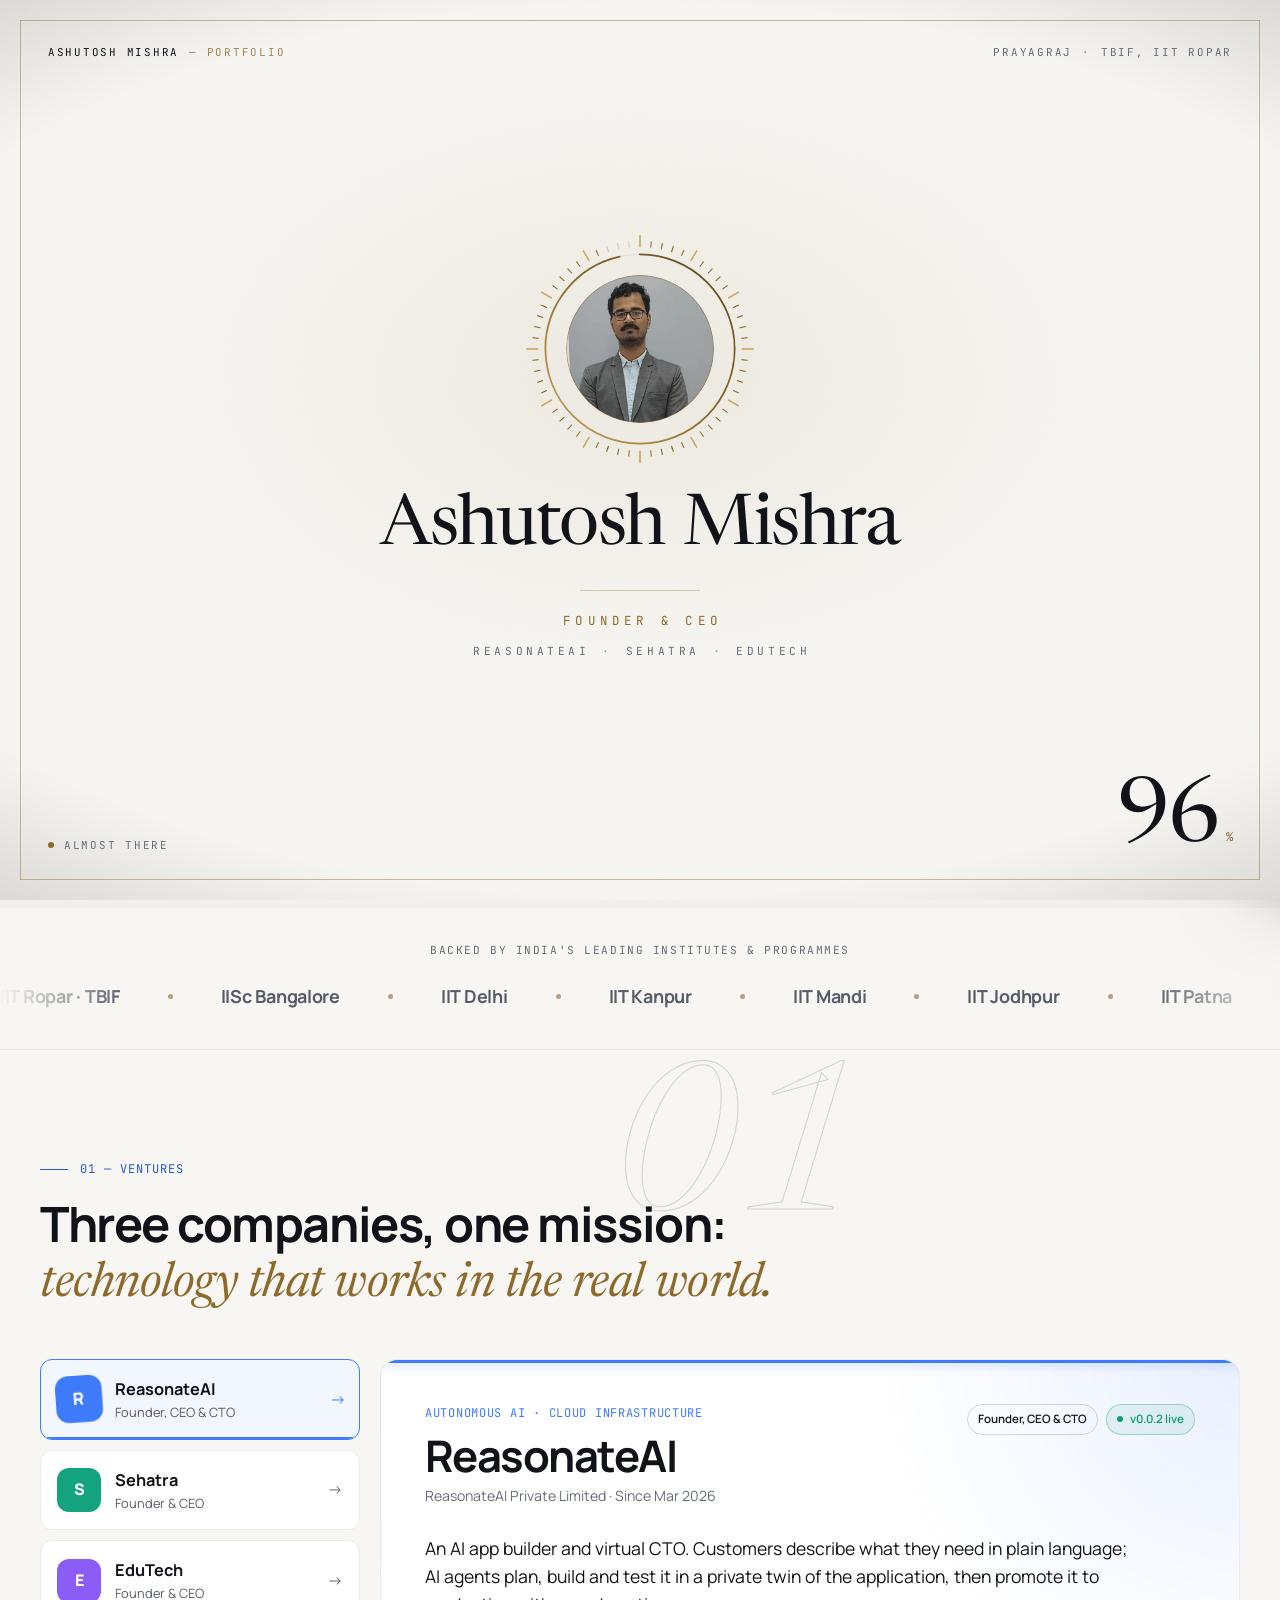
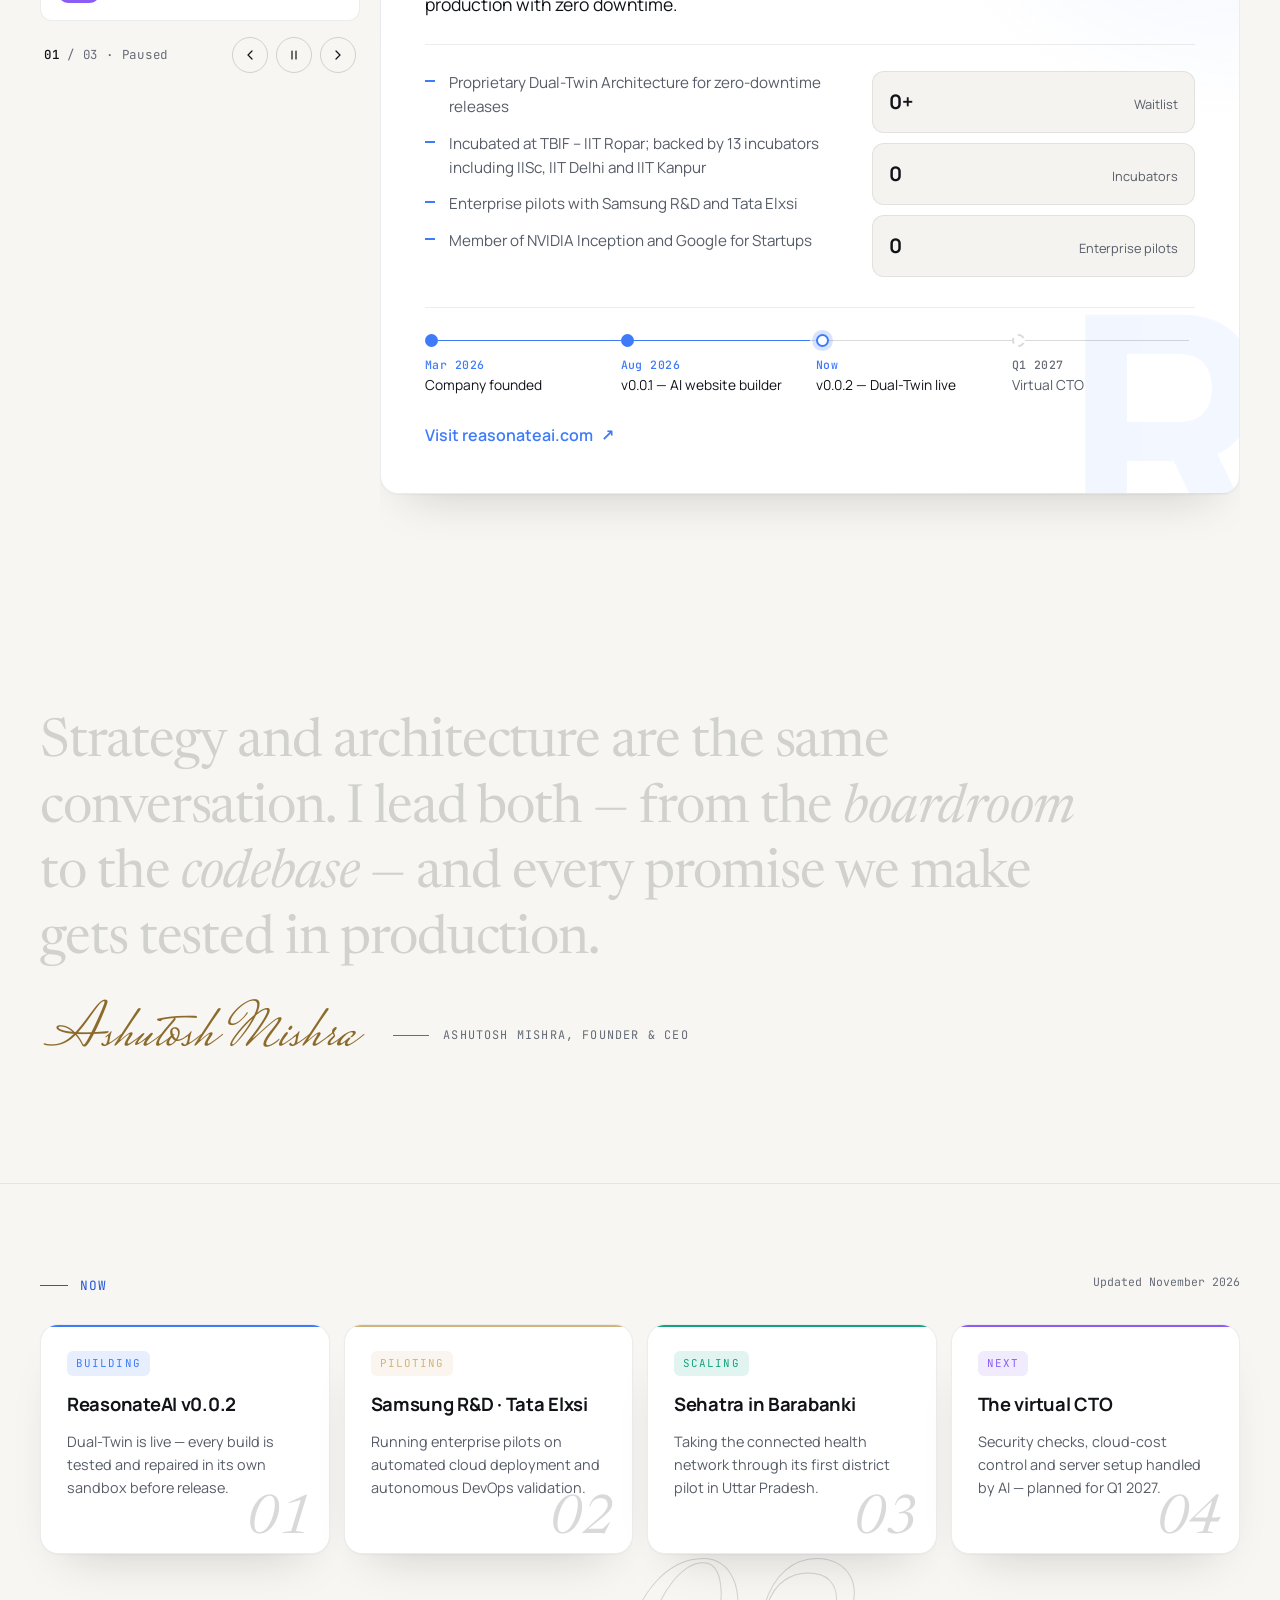
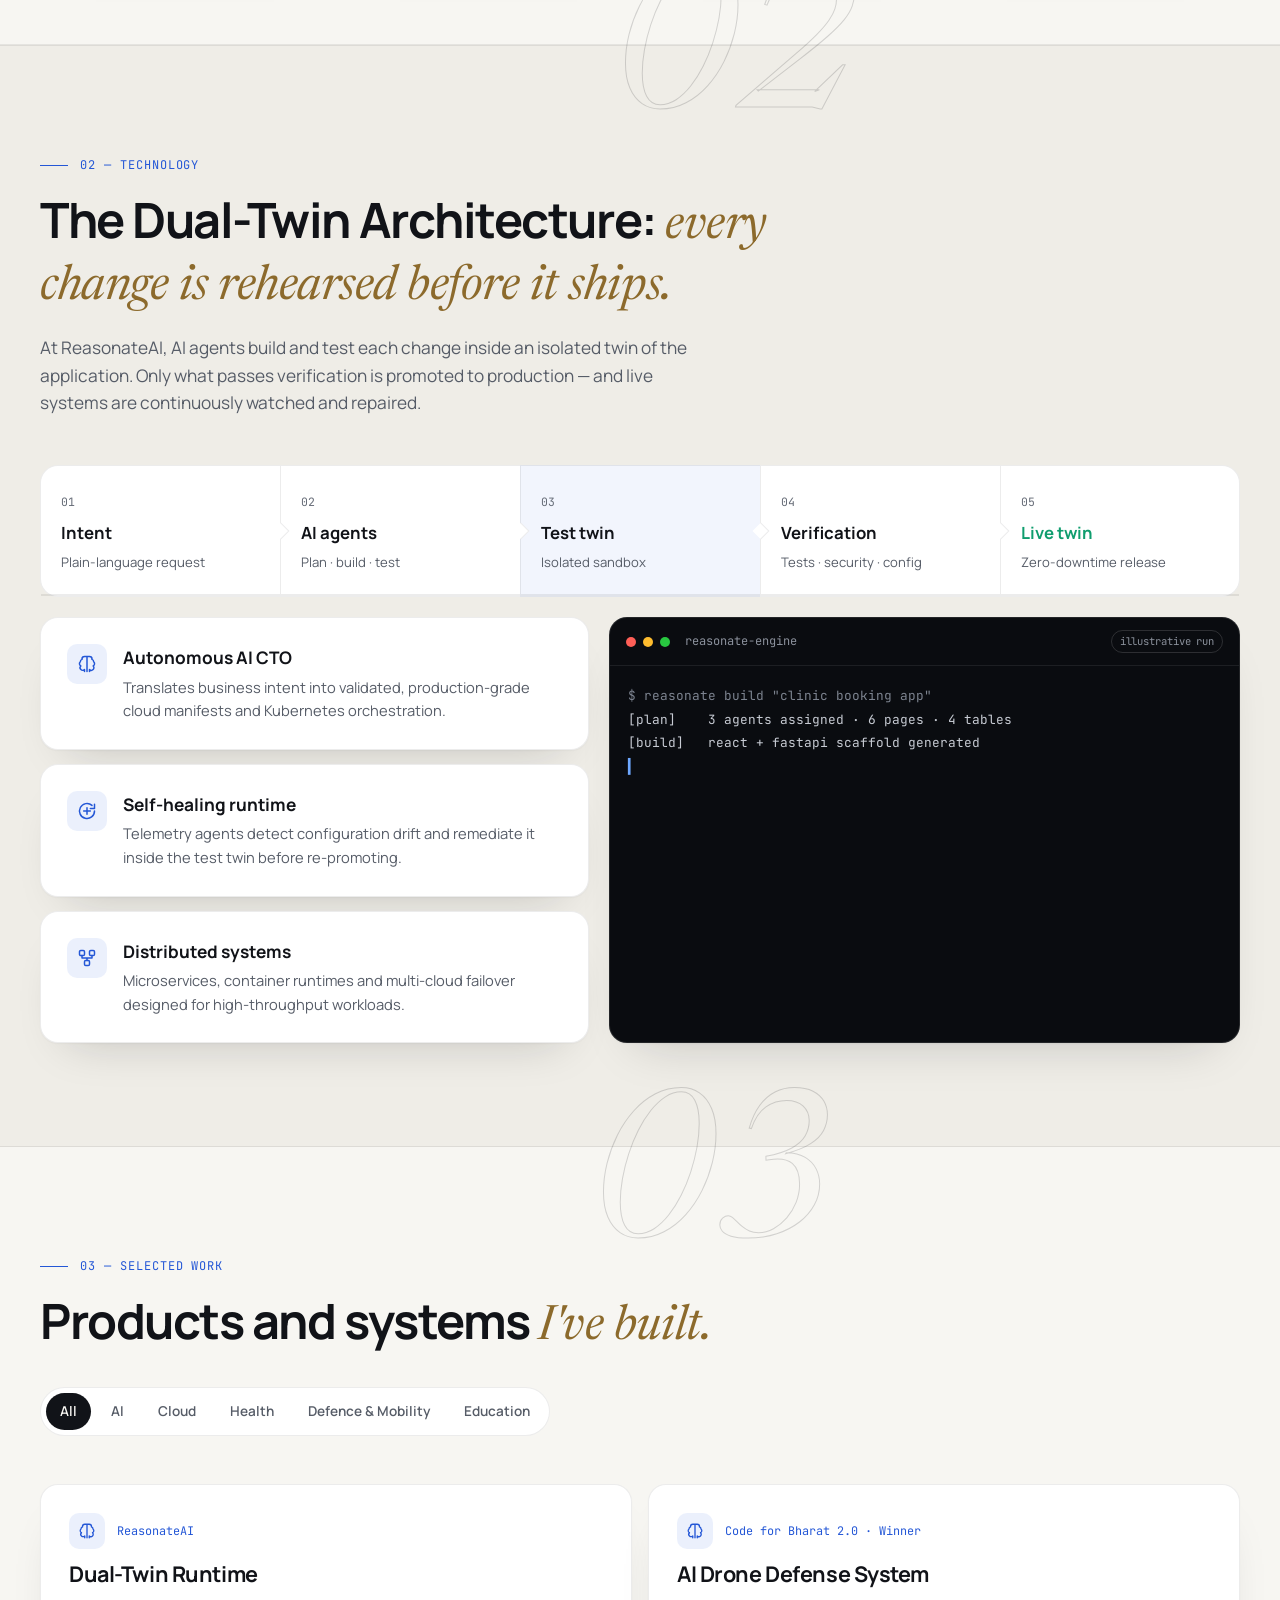
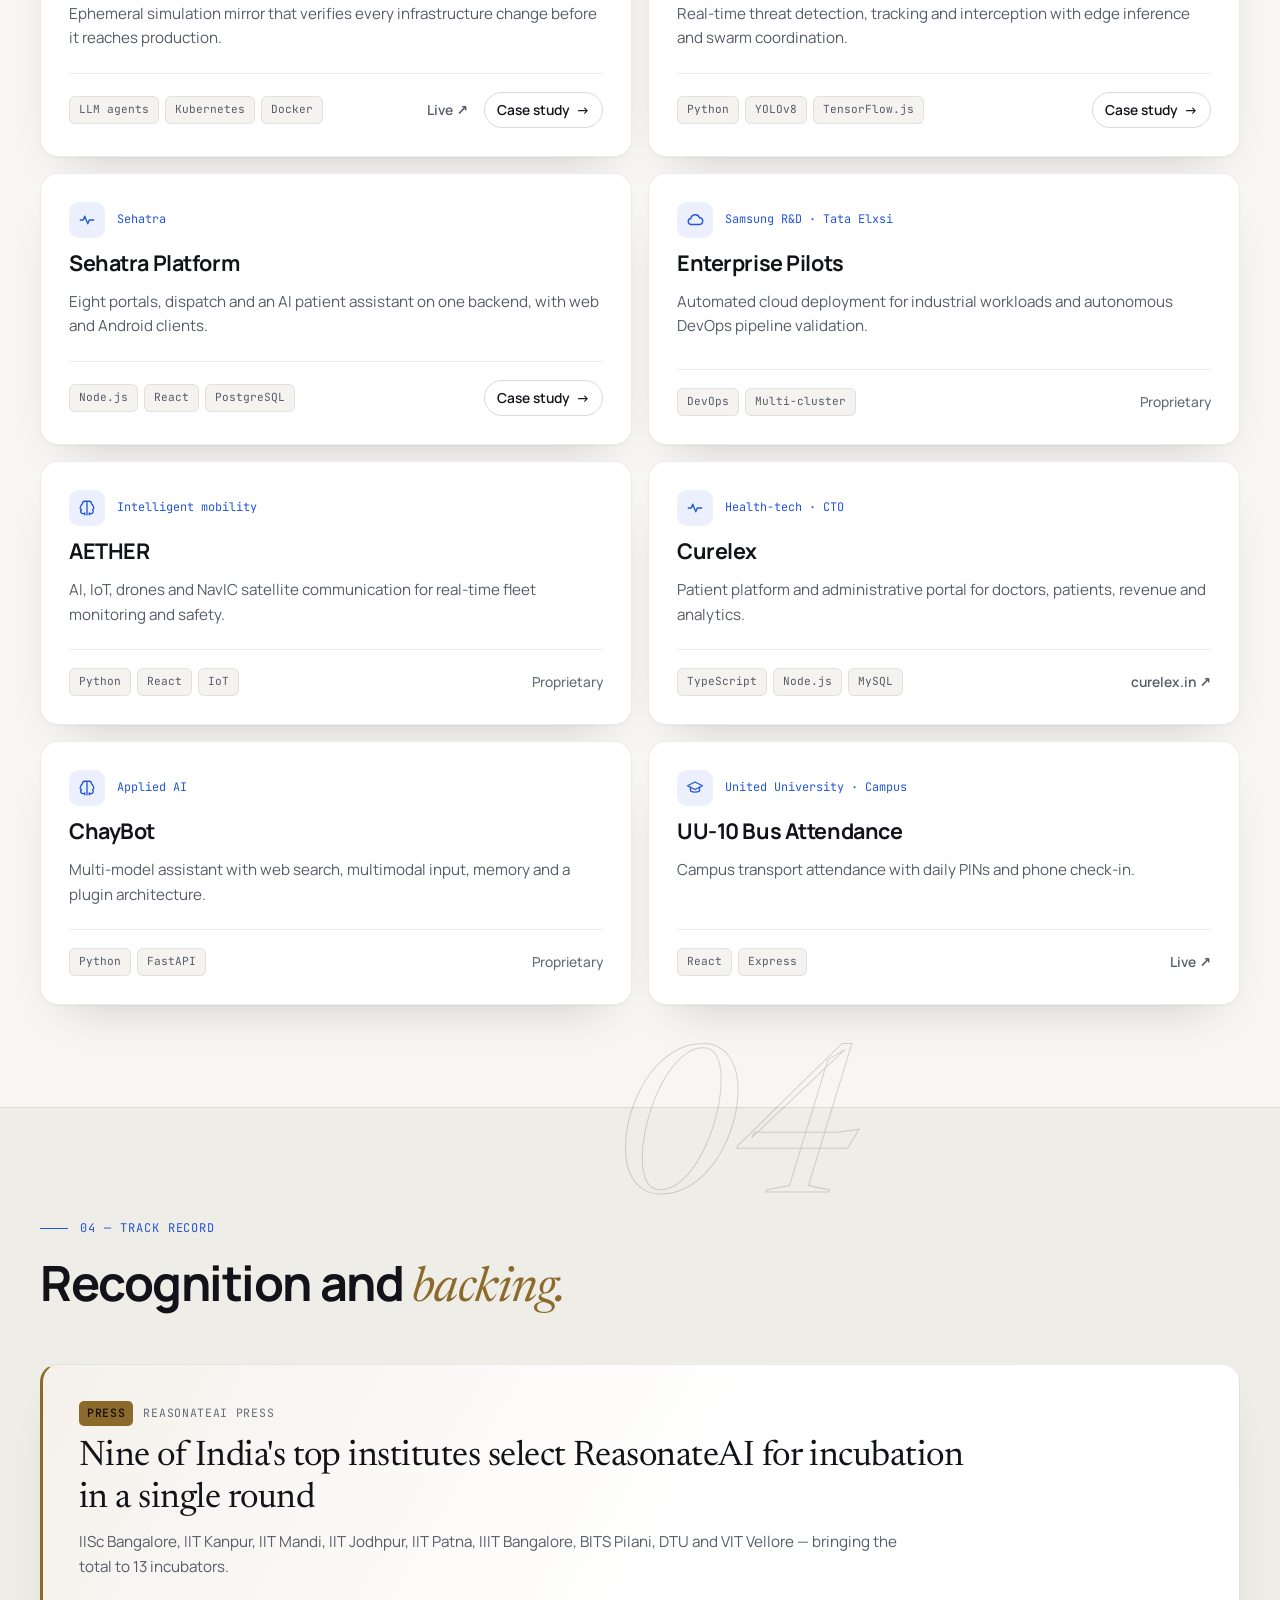
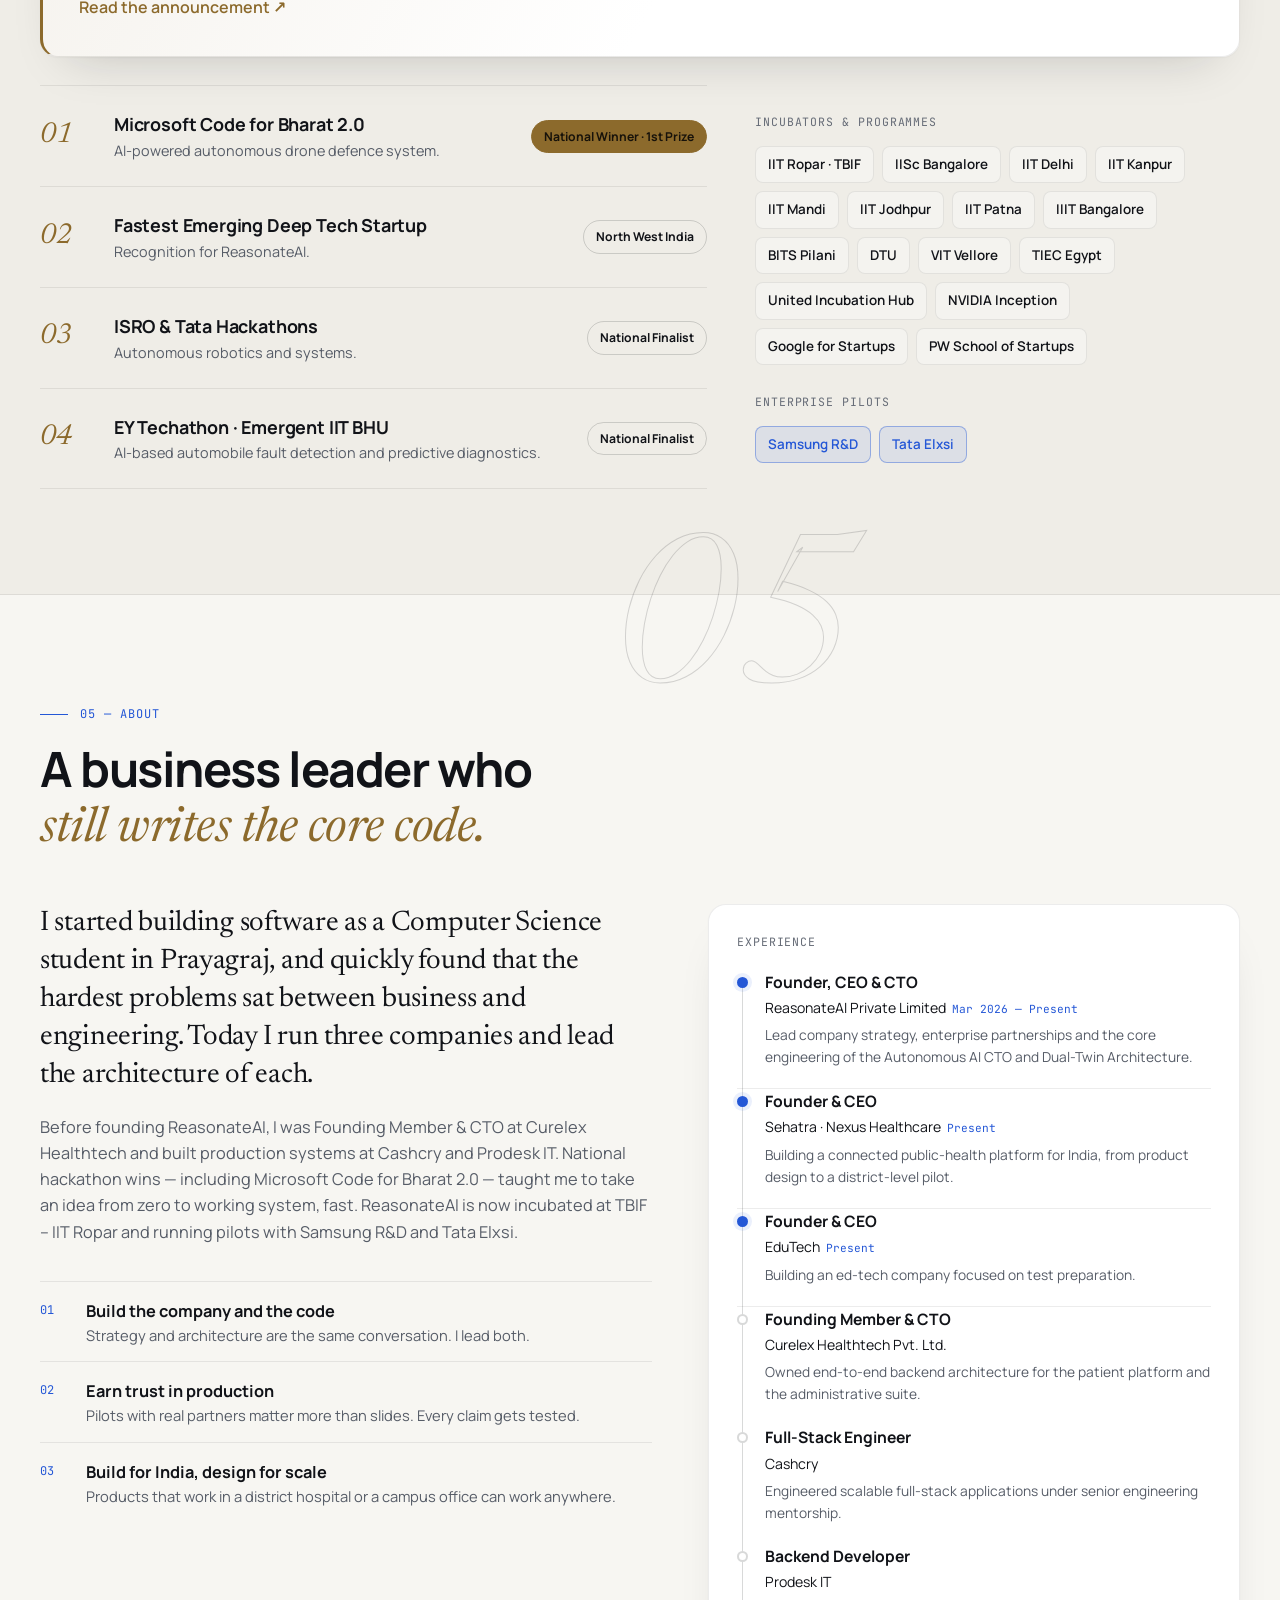
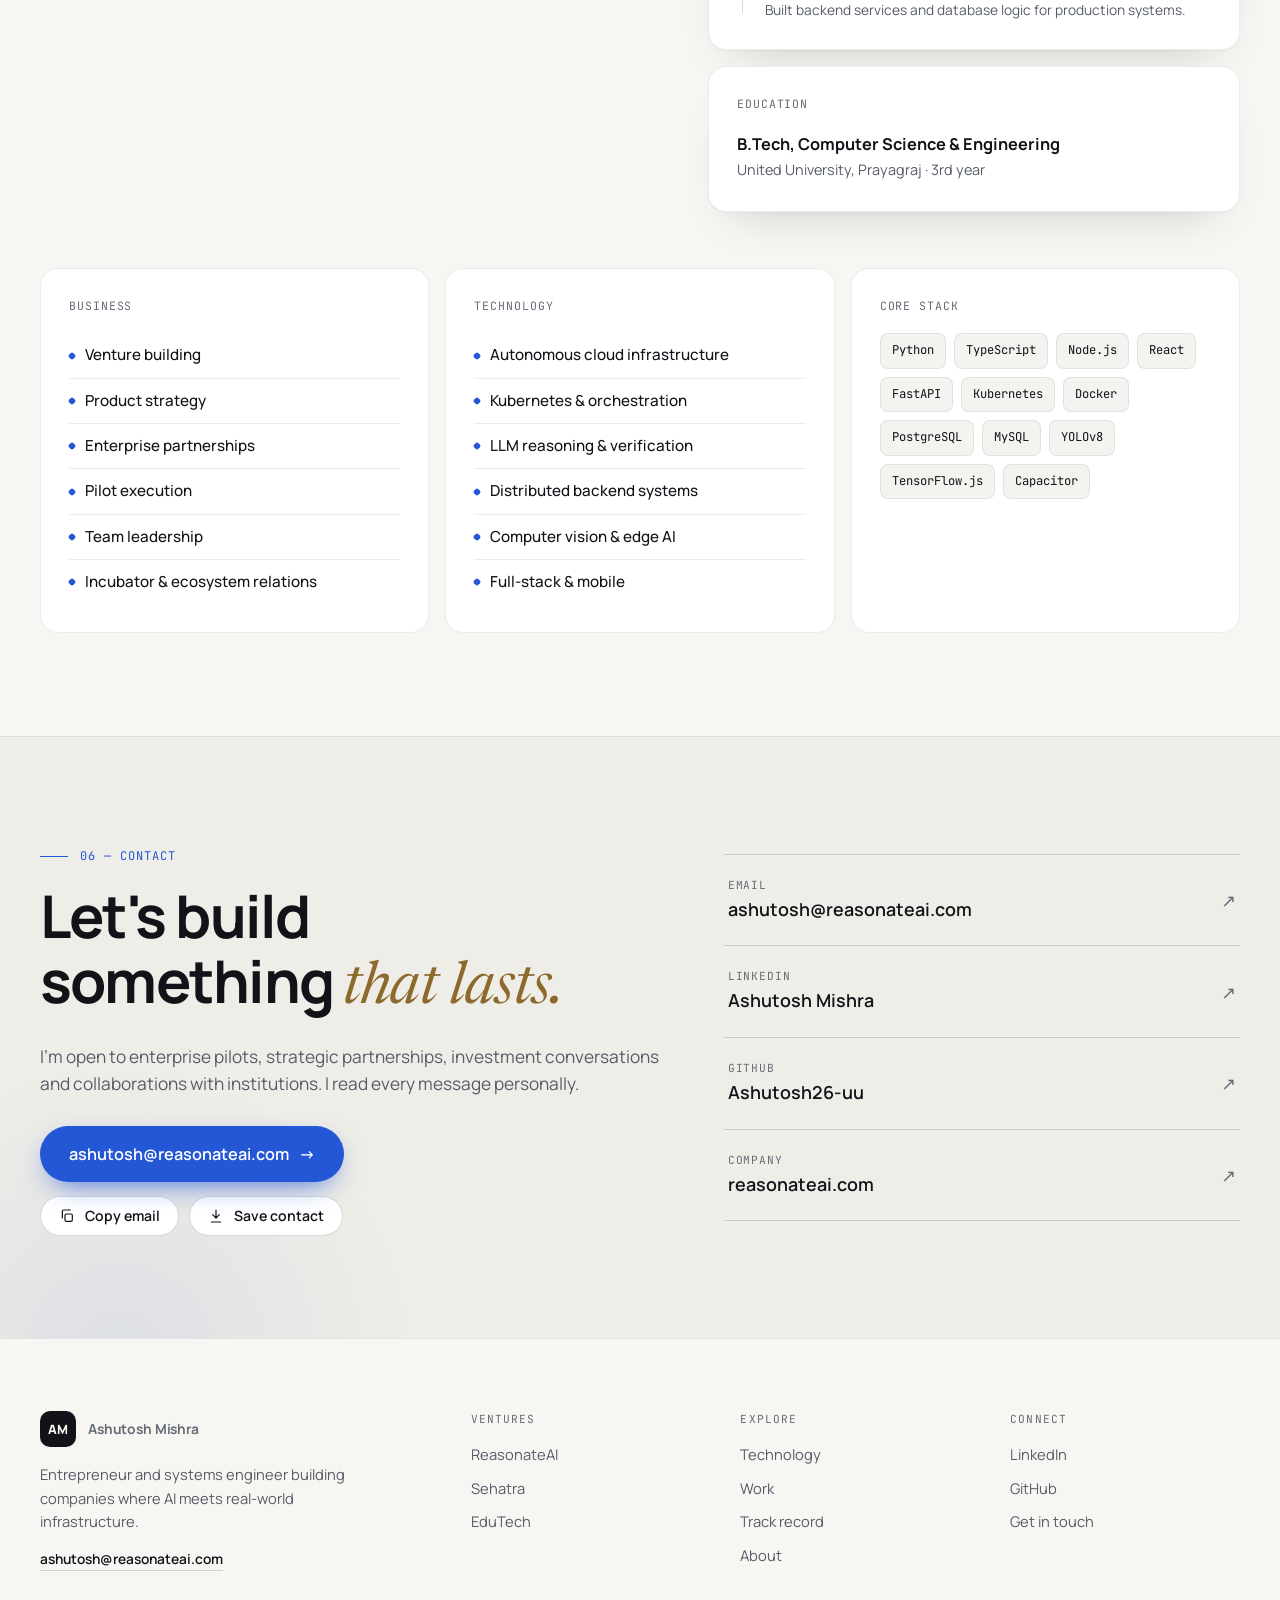
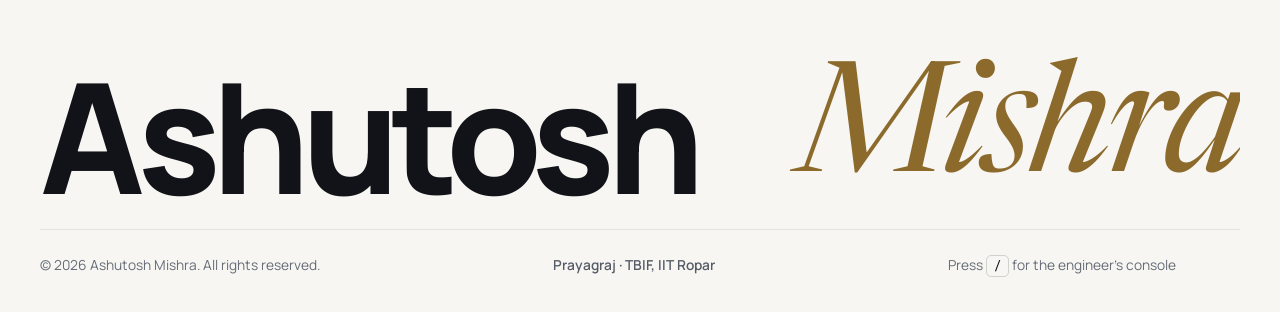
<file: index.html>
<!doctype html>
<html lang="en">
<head>
  <meta charset="utf-8" />
  <meta name="viewport" content="width=device-width, initial-scale=1" />
  <title>Ashutosh Mishra — Founder & CEO · ReasonateAI, Sehatra, EduTech</title>
  <meta name="description" content="Ashutosh Mishra is an entrepreneur and systems engineer. Founder & CEO of ReasonateAI, Sehatra and EduTech. Incubated at TBIF – IIT Ropar, with enterprise pilots at Samsung R&D and Tata Elxsi." />
  <meta name="author" content="Ashutosh Mishra" />
  <meta name="theme-color" content="#0B0D11" />
  <link rel="canonical" href="https://ashutosh26-uu.github.io/Ashu-portfolio/" />

  <!-- Social sharing (LinkedIn, WhatsApp, X, Slack) -->
  <meta property="og:type" content="profile" />
  <meta property="og:site_name" content="Ashutosh Mishra" />
  <meta property="og:url" content="https://ashutosh26-uu.github.io/Ashu-portfolio/" />
  <meta property="og:title" content="Ashutosh Mishra — Founder & CEO · ReasonateAI, Sehatra, EduTech" />
  <meta property="og:description" content="Entrepreneur and systems engineer building companies where AI meets real-world infrastructure. Incubated at TBIF – IIT Ropar." />
  <meta property="og:image" content="https://ashutosh26-uu.github.io/Ashu-portfolio/assets/og.jpg" />
  <meta property="og:image:width" content="1200" />
  <meta property="og:image:height" content="630" />
  <meta property="og:image:alt" content="Ashutosh Mishra — Founder & CEO of ReasonateAI, Sehatra and EduTech" />
  <meta property="profile:first_name" content="Ashutosh" />
  <meta property="profile:last_name" content="Mishra" />
  <meta name="twitter:card" content="summary_large_image" />
  <meta name="twitter:title" content="Ashutosh Mishra — Founder & CEO" />
  <meta name="twitter:description" content="Building companies where AI meets real-world infrastructure." />
  <meta name="twitter:image" content="https://ashutosh26-uu.github.io/Ashu-portfolio/assets/og.jpg" />

  <!-- Structured data so search engines understand who this page is about -->
  <script type="application/ld+json">
  {
    "@context": "https://schema.org",
    "@type": "Person",
    "name": "Ashutosh Mishra",
    "url": "https://ashutosh26-uu.github.io/Ashu-portfolio/",
    "image": "https://ashutosh26-uu.github.io/Ashu-portfolio/assets/ashutosh.jpg",
    "jobTitle": "Founder & CEO",
    "description": "Entrepreneur and systems engineer. Founder & CEO of ReasonateAI, Sehatra and EduTech.",
    "email": "mailto:ashutosh@reasonateai.com",
    "address": { "@type": "PostalAddress", "addressLocality": "Prayagraj", "addressRegion": "Uttar Pradesh", "addressCountry": "IN" },
    "worksFor": [
      { "@type": "Organization", "name": "ReasonateAI Private Limited", "url": "https://www.reasonateai.com" },
      { "@type": "Organization", "name": "Sehatra" },
      { "@type": "Organization", "name": "EduTech" }
    ],
    "alumniOf": { "@type": "CollegeOrUniversity", "name": "United University, Prayagraj" },
    "award": ["Microsoft Code for Bharat 2.0 — National Winner"],
    "knowsAbout": ["Autonomous AI infrastructure", "Cloud orchestration", "Kubernetes", "LLM agents", "Distributed systems"],
    "sameAs": ["https://www.linkedin.com/in/ashutosh-mishra-841408324/", "https://github.com/Ashutosh26-uu", "https://www.reasonateai.com/team/ashutosh-mishra"]
  }
  </script>

  <link rel="icon" href="assets/favicon.svg" type="image/svg+xml" />
  <link rel="apple-touch-icon" href="assets/apple-touch-icon.png" />
  <link rel="preload" as="image" type="image/webp" href="assets/ashutosh-900.webp"
        imagesrcset="assets/ashutosh-480.webp 480w, assets/ashutosh-900.webp 900w" imagesizes="(max-width: 860px) 92vw, 440px" />
  <link rel="preconnect" href="https://fonts.googleapis.com" />
  <link rel="preconnect" href="https://fonts.gstatic.com" crossorigin />
  <link href="https://fonts.googleapis.com/css2?family=JetBrains+Mono:wght@400;500&family=Manrope:wght@400;500;600;700;800&family=Mrs+Saint+Delafield&family=Newsreader:ital,opsz,wght@0,6..72,400;0,6..72,500;1,6..72,400&display=swap" rel="stylesheet" />
  <link rel="stylesheet" href="css/style.css?v=37" />
  <script>
    try { const t = localStorage.getItem("theme"); if (t) document.documentElement.dataset.theme = t; } catch (e) {}
    // Intro only runs with JS and full motion; the short variant is used on repeat visits in a session
    if (!matchMedia("(prefers-reduced-motion: reduce)").matches) {
      document.documentElement.classList.add("is-loading");
      try { if (sessionStorage.getItem("introSeen")) document.documentElement.classList.add("intro-quick"); } catch (e) {}
    }
  </script>
</head>
<body>
  <!-- Intro -->
  <div class="intro" id="intro" aria-hidden="true">
    <div class="intro__half intro__half--top"></div>
    <div class="intro__half intro__half--bot"></div>
    <div class="intro__light"></div>
    <div class="intro__grain"></div>
    <div class="intro__frame"><i></i><i></i><i></i><i></i></div>
    <div class="intro__corner intro__corner--tl">Ashutosh Mishra <span>— Portfolio</span></div>
    <div class="intro__corner intro__corner--tr">Prayagraj <span>·</span> TBIF, IIT Ropar</div>
    <div class="intro__inner">
      <div class="intro__avatar">
        <svg class="intro__ring" viewBox="0 0 200 200">
          <defs>
            <linearGradient id="ringGrad" x1="0" y1="0" x2="1" y2="1">
              <stop offset="0%" style="stop-color: var(--gold-hi)" />
              <stop offset="50%" style="stop-color: var(--gold)" />
              <stop offset="100%" style="stop-color: var(--gold-lo)" />
            </linearGradient>
          </defs>
          <g class="intro__ticks" id="introTicks"></g>
          <circle class="intro__ring-track" cx="100" cy="100" r="86" />
          <circle class="intro__ring-fill" id="introRing" cx="100" cy="100" r="86" />
          <circle class="intro__comet" id="introComet" cx="186" cy="100" r="3.2" />
        </svg>
        <div class="intro__photo" id="introPhoto"><picture><source type="image/webp" srcset="assets/ashutosh-480.webp" /><img src="assets/ashutosh.jpg" alt="" width="900" height="1116" decoding="async" /></picture></div>
      </div>
      <div class="intro__name" id="introName">Ashutosh Mishra</div>
      <div class="intro__rule"><i></i></div>
      <p class="intro__role">Founder &amp; CEO</p>
      <p class="intro__ventures">ReasonateAI <span>·</span> Sehatra <span>·</span> EduTech</p>
    </div>
    <div class="intro__corner intro__corner--bl"><span class="intro__pulse"></span><span id="introStatus">Initialising</span></div>
    <div class="intro__count" aria-hidden="true"><span id="introPct">00</span><small>%</small></div>
  </div>

  <a class="skip" href="#main">Skip to content</a>
  <div class="progress" id="progress"></div>

  <!-- Navigation -->
  <header class="nav" id="nav">
    <div class="container nav__inner">
      <a href="#top" class="brand" aria-label="Ashutosh Mishra — home">
        <span class="brand__mark">AM</span>
        <span class="brand__name">Ashutosh Mishra</span>
      </a>
      <nav class="nav__links" id="navLinks" aria-label="Primary">
        <a href="#ventures">Ventures</a>
        <a href="#technology">Technology</a>
        <a href="#work">Work</a>
        <a href="#record">Track record</a>
        <a href="#about">About</a>
      </nav>
      <div class="nav__actions">
        <button class="icon-btn" id="themeToggle" aria-label="Toggle colour theme" title="Toggle theme">
          <svg class="i-sun" viewBox="0 0 24 24" aria-hidden="true"><circle cx="12" cy="12" r="4"/><path d="M12 2v2M12 20v2M4.9 4.9l1.4 1.4M17.7 17.7l1.4 1.4M2 12h2M20 12h2M4.9 19.1l1.4-1.4M17.7 6.3l1.4-1.4"/></svg>
          <svg class="i-moon" viewBox="0 0 24 24" aria-hidden="true"><path d="M21 12.8A9 9 0 1 1 11.2 3a7 7 0 0 0 9.8 9.8z"/></svg>
        </button>
        <a href="#contact" class="btn btn--primary btn--sm">Get in touch</a>
        <button class="icon-btn nav__burger" id="burger" aria-label="Open menu" aria-expanded="false"><span></span><span></span></button>
      </div>
    </div>
  </header>

  <main id="main">
    <!-- Hero -->
    <section class="hero" id="top">
      <div class="hero__aurora" aria-hidden="true"><i></i><i></i><i></i></div>
      <div class="hero__grid-bg" aria-hidden="true"></div>
      <div class="container hero__inner">
        <div class="hero__copy">
          <p class="eyebrow reveal"><span class="status-dot"></span>Founder &amp; CEO — ReasonateAI · Sehatra · EduTech</p>
          <h1 class="hero__title reveal" data-label="Building companies where AI meets real-world infrastructure, healthcare and education.">
            Building companies where <em>AI</em> meets real&#8209;world <span class="rotator" id="rotator"><em class="rot is-on">infrastructure<span class="rot__dot">.</span></em><em class="rot">healthcare<span class="rot__dot">.</span></em><em class="rot">education<span class="rot__dot">.</span></em></span>
          </h1>
          <p class="hero__lead reveal">
            I'm Ashutosh Mishra — an entrepreneur and systems engineer. I lead three ventures across autonomous AI,
            healthcare and education, and I personally architect the core technology behind them.
          </p>
          <div class="hero__cta reveal">
            <a href="#ventures" class="btn btn--primary">Explore my ventures <span aria-hidden="true">→</span></a>
            <a href="#contact" class="btn btn--ghost">Partner with me</a>
          </div>
        </div>

        <figure class="profile reveal">
          <div class="profile__photo">
            <picture>
              <source type="image/webp" srcset="assets/ashutosh-480.webp 480w, assets/ashutosh-900.webp 900w" sizes="(max-width: 860px) 92vw, 440px" />
              <img src="assets/ashutosh.jpg" alt="Portrait of Ashutosh Mishra" width="900" height="1116" fetchpriority="high" decoding="async" />
            </picture>
          </div>
          <figcaption class="profile__card">
            <div class="profile__row">
              <div>
                <strong>Ashutosh Mishra</strong>
                <span>Founder &amp; CEO · CTO, ReasonateAI</span>
              </div>
              <span class="badge badge--live"><span class="status-dot"></span>Available</span>
            </div>
            <p class="profile__award">
              <svg viewBox="0 0 24 24" aria-hidden="true"><path d="M8 4h8v5a4 4 0 0 1-8 0z"/><path d="M8 6H5a3 3 0 0 0 3 4M16 6h3a3 3 0 0 1-3 4M12 13v4M8 20h8M10 17h4"/></svg>
              <span>National Winner · <b>Microsoft Code for Bharat 2.0</b></span>
            </p>
            <dl class="profile__facts">
              <div><dt>Base</dt><dd>Prayagraj</dd></div>
              <div><dt>Incubated</dt><dd>TBIF, IIT Ropar</dd></div>
              <div><dt>Local time</dt><dd><span id="clock">--:--</span> IST</dd></div>
            </dl>
            <div class="profile__ventures" id="profileVentures"></div>
          </figcaption>
        </figure>
      </div>
      <div class="hero__figures" aria-label="Key figures">
        <div class="container figures__grid" id="figures"></div>
      </div>
    </section>

    <!-- Backed by -->
    <section class="trust" aria-label="Backed by">
      <p class="trust__label">Backed by India's leading institutes &amp; programmes</p>
      <div class="trust__track">
        <ul class="trust__row" id="trustRow"></ul>
      </div>
    </section>

    <!-- Ventures -->
    <section class="section" id="ventures">
      <div class="container">
        <header class="section__head reveal">
          <p class="kicker">01 — Ventures</p>
          <h2>Three companies, one mission: <em>technology that works in the real world.</em></h2>
        </header>
        <div class="ventures reveal">
          <div class="ventures__side">
            <div class="ventures__tabs" role="tablist" aria-label="Ventures" id="ventureTabs"></div>
            <div class="ventures__ctrl">
              <span class="ventures__count"><b id="ventureNo">01</b> / <span id="ventureTotal">03</span></span>
              <div class="ventures__btns">
                <button class="icon-btn" id="venturePrev" aria-label="Previous venture"><svg viewBox="0 0 24 24" aria-hidden="true"><path d="M15 18l-6-6 6-6"/></svg></button>
                <button class="icon-btn" id="ventureAuto" aria-label="Pause autoplay" aria-pressed="false">
                  <svg class="i-pause" viewBox="0 0 24 24" aria-hidden="true"><path d="M9 6v12M15 6v12"/></svg>
                  <svg class="i-play" viewBox="0 0 24 24" aria-hidden="true"><path d="M8 5.5v13l11-6.5z"/></svg>
                </button>
                <button class="icon-btn" id="ventureNext" aria-label="Next venture"><svg viewBox="0 0 24 24" aria-hidden="true"><path d="M9 6l6 6-6 6"/></svg></button>
              </div>
            </div>
          </div>
          <div class="ventures__panel" id="venturePanel" role="tabpanel"></div>
        </div>
      </div>
    </section>

    <!-- Statement -->
    <section class="statement" aria-label="Philosophy">
      <div class="container">
        <p class="statement__text" id="statement">Strategy and architecture are the same conversation. I lead both — from the <em>boardroom</em> to the <em>codebase</em> — and every promise we make gets tested in production.</p>
        <div class="statement__sign">
          <span class="signature" aria-hidden="true">Ashutosh Mishra</span>
          <p class="statement__by"><span></span>Ashutosh Mishra, Founder &amp; CEO</p>
        </div>
      </div>
    </section>

    <!-- Now -->
    <section class="now" aria-label="What I'm doing now">
      <div class="container">
        <header class="now__head reveal">
          <p class="kicker"><span class="status-dot"></span>Now</p>
          <p class="now__updated">Updated <span id="nowUpdated"></span></p>
        </header>
        <div class="now__grid" id="nowGrid"></div>
        <div class="now__dots" id="nowDots" role="tablist" aria-label="Now items"></div>
      </div>
    </section>

    <!-- Technology -->
    <section class="section section--alt" id="technology">
      <div class="container">
        <header class="section__head reveal">
          <p class="kicker">02 — Technology</p>
          <h2>The Dual-Twin Architecture: <em>every change is rehearsed before it ships.</em></h2>
          <p class="section__lead">At ReasonateAI, AI agents build and test each change inside an isolated twin of the application.
            Only what passes verification is promoted to production — and live systems are continuously watched and repaired.</p>
        </header>
        <div class="flow reveal" id="flow" aria-label="Dual-Twin pipeline"></div>
        <div class="tech-grid">
          <div class="capabilities" id="capabilities"></div>
          <div class="console reveal">
            <div class="console__bar"><i></i><i></i><i></i><span>reasonate-engine</span><em>illustrative run</em></div>
            <pre class="console__log" id="engineLog" aria-hidden="true"></pre>
          </div>
        </div>
      </div>
    </section>

    <!-- Work -->
    <section class="section" id="work">
      <div class="container">
        <header class="section__head section__head--row reveal">
          <div>
            <p class="kicker">03 — Selected work</p>
            <h2>Products and systems <em>I've built.</em></h2>
          </div>
          <div class="filters" id="filters" role="group" aria-label="Filter projects"></div>
        </header>
        <div class="projects" id="projects"></div>
      </div>
    </section>

    <!-- Track record -->
    <section class="section section--alt" id="record">
      <div class="container">
        <header class="section__head reveal">
          <p class="kicker">04 — Track record</p>
          <h2>Recognition and <em>backing.</em></h2>
        </header>
        <a class="press reveal" id="press" target="_blank" rel="noopener"></a>
        <div class="record">
          <ol class="awards" id="awards"></ol>
          <div class="backers reveal">
            <p class="backers__title">Incubators &amp; programmes</p>
            <ul id="backers"></ul>
            <p class="backers__title">Enterprise pilots</p>
            <ul class="backers__pilots"><li>Samsung R&amp;D</li><li>Tata Elxsi</li></ul>
          </div>
        </div>
      </div>
    </section>

    <!-- About -->
    <section class="section" id="about">
      <div class="container">
        <header class="section__head reveal">
          <p class="kicker">05 — About</p>
          <h2>A business leader who <em>still writes the core code.</em></h2>
        </header>
        <div class="about">
          <div class="about__bio reveal">
            <p class="about__lead">I started building software as a Computer Science student in Prayagraj, and quickly found that the hardest
              problems sat between business and engineering. Today I run three companies and lead the architecture of each.</p>
            <p>Before founding ReasonateAI, I was Founding Member &amp; CTO at Curelex Healthtech and built production systems at
              Cashcry and Prodesk IT. National hackathon wins — including Microsoft Code for Bharat 2.0 — taught me to take an idea from
              zero to working system, fast. ReasonateAI is now incubated at TBIF – IIT Ropar and running pilots with Samsung R&amp;D and Tata Elxsi.</p>
            <div class="principles" id="principles"></div>
          </div>
          <div class="about__side">
            <div class="panel reveal">
              <p class="panel__title">Experience</p>
              <ol class="timeline" id="timeline"></ol>
            </div>
            <div class="panel reveal">
              <p class="panel__title">Education</p>
              <div class="edu" id="education"></div>
            </div>
          </div>
        </div>

        <div class="expertise reveal">
          <div class="expertise__col">
            <p class="panel__title">Business</p>
            <ul id="expBusiness"></ul>
          </div>
          <div class="expertise__col">
            <p class="panel__title">Technology</p>
            <ul id="expTech"></ul>
          </div>
          <div class="expertise__col">
            <p class="panel__title">Core stack</p>
            <div class="chips" id="stack"></div>
          </div>
        </div>
      </div>
    </section>

    <!-- Contact -->
    <section class="contact" id="contact">
      <div class="container contact__inner">
        <div class="reveal">
          <p class="kicker">06 — Contact</p>
          <h2 class="contact__title">Let's build something <em>that lasts.</em></h2>
          <p class="section__lead">I'm open to enterprise pilots, strategic partnerships, investment conversations and
            collaborations with institutions. I read every message personally.</p>
          <a class="btn btn--primary btn--lg" href="mailto:ashutosh@reasonateai.com">ashutosh@reasonateai.com <span aria-hidden="true">→</span></a>
          <div class="contact__actions">
            <button class="btn btn--ghost btn--sm" id="copyEmail" type="button">
              <svg viewBox="0 0 24 24" aria-hidden="true"><rect x="9" y="9" width="11" height="11" rx="2"/><path d="M5 15V5a2 2 0 0 1 2-2h10"/></svg>
              <span>Copy email</span>
            </button>
            <button class="btn btn--ghost btn--sm" id="saveContact" type="button">
              <svg viewBox="0 0 24 24" aria-hidden="true"><path d="M12 3v12M7 10l5 5 5-5"/><path d="M5 21h14"/></svg>
              <span>Save contact</span>
            </button>
          </div>
        </div>
        <ul class="contact__list reveal" id="contactLinks"></ul>
      </div>
    </section>
  </main>

  <footer class="footer">
    <div class="container footer__top">
      <div class="footer__about">
        <a href="#top" class="brand"><span class="brand__mark">AM</span><span class="brand__name">Ashutosh Mishra</span></a>
        <p>Entrepreneur and systems engineer building companies where AI meets real-world infrastructure.</p>
        <a class="footer__mail" href="mailto:ashutosh@reasonateai.com">ashutosh@reasonateai.com</a>
      </div>
      <nav class="footer__col" aria-label="Ventures">
        <p>Ventures</p>
        <a href="https://www.reasonateai.com" target="_blank" rel="noopener">ReasonateAI</a>
        <a href="#ventures">Sehatra</a>
        <a href="#ventures">EduTech</a>
      </nav>
      <nav class="footer__col" aria-label="Site">
        <p>Explore</p>
        <a href="#technology">Technology</a>
        <a href="#work">Work</a>
        <a href="#record">Track record</a>
        <a href="#about">About</a>
      </nav>
      <nav class="footer__col" aria-label="Connect">
        <p>Connect</p>
        <a href="https://www.linkedin.com/in/ashutosh-mishra-841408324/" target="_blank" rel="noopener">LinkedIn</a>
        <a href="https://github.com/Ashutosh26-uu" target="_blank" rel="noopener">GitHub</a>
        <a href="#contact">Get in touch</a>
      </nav>
    </div>
    <div class="container">
      <p class="wordmark" id="wordmark" aria-hidden="true"><span>Ashutosh</span> <span>Mishra</span></p>
    </div>
    <div class="container footer__inner">
      <span>© <span id="year"></span> Ashutosh Mishra. All rights reserved.</span>
      <span class="footer__ventures">Prayagraj · TBIF, IIT Ropar</span>
      <span class="footer__hint">Press <kbd>/</kbd> for the engineer's console</span>
    </div>
    <a href="#top" class="to-top" id="toTop" aria-label="Back to top">
      <svg class="to-top__ring" viewBox="0 0 44 44" aria-hidden="true"><circle cx="22" cy="22" r="20" /><circle id="toTopProgress" cx="22" cy="22" r="20" /></svg>
      <svg class="to-top__arrow" viewBox="0 0 24 24" aria-hidden="true"><path d="M12 19V5M6 11l6-6 6 6" /></svg>
    </a>
  </footer>

  <!-- Case study drawer -->
  <div class="drawer" id="drawer" aria-hidden="true">
    <div class="drawer__backdrop" data-close></div>
    <aside class="drawer__panel" role="dialog" aria-modal="true" aria-labelledby="drawerTitle" tabindex="-1">
      <button class="icon-btn drawer__close" data-close aria-label="Close case study"><svg viewBox="0 0 24 24" aria-hidden="true"><path d="M6 6l12 12M18 6L6 18"/></svg></button>
      <div class="drawer__body" id="drawerBody"></div>
    </aside>
  </div>

  <!-- Console (keyboard: /) -->
  <div class="term" id="term" aria-hidden="true">
    <div class="term__win" role="dialog" aria-label="Console">
      <div class="term__bar"><i></i><i></i><i></i><span>ashutosh@reasonate:~</span><button id="termClose" aria-label="Close console">✕</button></div>
      <div class="term__body" id="termBody"></div>
      <form class="term__input" id="termForm"><span>❯</span><input id="termInput" autocomplete="off" spellcheck="false" placeholder="type 'help'" aria-label="Console command" /></form>
    </div>
  </div>

  <script src="js/data.js?v=37"></script>
  <script src="js/main.js?v=37"></script>
</body>
</html>
</file>
<file: css/style.css>
/* ==========================================================================
   Design tokens — dark by default, light via system preference or toggle
   ========================================================================== */
:root {
  --bg: #0B0D11;
  --bg-alt: #0F1217;
  --surface: #13161C;
  --surface-2: #191D25;
  --line: rgba(255, 255, 255, 0.08);
  --line-2: rgba(255, 255, 255, 0.15);
  --text: #ECEDEF;
  --muted: #9AA0AB;
  --faint: #7F8592;
  --accent: #4A86FF;
  --accent-soft: rgba(74, 134, 255, 0.12);
  --on-accent: #FFFFFF;
  --gold: #D2B37A;
  --gold-hi: #F6E7C1;
  --gold-lo: #8C6A2C;
  --ok: #34D399;
  --warn: #F59E0B;
  --err: #F87171;
  --shadow: 0 1px 0 rgba(255, 255, 255, 0.04) inset, 0 24px 60px -24px rgba(0, 0, 0, 0.6);
  --grid-dot: rgba(255, 255, 255, 0.05);

  --sans: "Manrope", system-ui, -apple-system, sans-serif;
  --serif: "Newsreader", Georgia, serif;
  --mono: "JetBrains Mono", ui-monospace, monospace;
  --radius: 18px;
  --radius-sm: 12px;
  --ease: cubic-bezier(0.22, 1, 0.36, 1);
  --nav-h: 72px;
  color-scheme: dark;
}

@media (prefers-color-scheme: light) {
  :root:not([data-theme="dark"]) {
    --bg: #F7F6F2; --bg-alt: #EFEDE7; --surface: #FFFFFF; --surface-2: #F4F3EF;
    --line: rgba(17, 19, 24, 0.08); --line-2: rgba(17, 19, 24, 0.16);
    --text: #111318; --muted: #565C67; --faint: #666C77;
    --accent: #2457D6; --accent-soft: rgba(36, 87, 214, 0.09); --gold: #8C6A2C; --gold-hi: #C9A35A; --gold-lo: #5E4519;
    --ok: #0F9D6E; --warn: #B45309; --err: #DC2626;
    --shadow: 0 1px 2px rgba(17, 19, 24, 0.04), 0 24px 48px -28px rgba(17, 19, 24, 0.22);
    --grid-dot: rgba(17, 19, 24, 0.07);
    color-scheme: light;
  }
}
:root[data-theme="light"] {
  --bg: #F7F6F2; --bg-alt: #EFEDE7; --surface: #FFFFFF; --surface-2: #F4F3EF;
  --line: rgba(17, 19, 24, 0.08); --line-2: rgba(17, 19, 24, 0.16);
  --text: #111318; --muted: #565C67; --faint: #666C77;
  --accent: #2457D6; --accent-soft: rgba(36, 87, 214, 0.09); --gold: #8C6A2C; --gold-hi: #C9A35A; --gold-lo: #5E4519;
  --ok: #0F9D6E; --warn: #B45309; --err: #DC2626;
  --shadow: 0 1px 2px rgba(17, 19, 24, 0.04), 0 24px 48px -28px rgba(17, 19, 24, 0.22);
  --grid-dot: rgba(17, 19, 24, 0.07);
  color-scheme: light;
}

/* ==========================================================================
   Base
   ========================================================================== */
*, *::before, *::after { box-sizing: border-box; margin: 0; padding: 0; }
html { scroll-behavior: smooth; scroll-padding-top: calc(var(--nav-h) + 16px); }
body {
  background: var(--bg); color: var(--text); font-family: var(--sans);
  font-size: 16px; line-height: 1.6; -webkit-font-smoothing: antialiased; overflow-x: hidden;
  transition: background 0.4s, color 0.4s;
}
a { color: inherit; text-decoration: none; }
button { font: inherit; color: inherit; background: none; border: 0; cursor: pointer; }
ul, ol { list-style: none; }
img { display: block; max-width: 100%; }
em { font-family: var(--serif); font-style: italic; font-weight: 400; color: var(--gold); letter-spacing: -0.01em; }
::selection { background: var(--accent); color: var(--on-accent); }
:focus-visible { outline: 2px solid var(--accent); outline-offset: 3px; border-radius: 6px; }

.container { width: min(1200px, 100% - 48px); margin-inline: auto; }
.skip { position: absolute; left: -999px; top: 8px; z-index: 200; padding: 10px 16px; background: var(--accent); color: var(--on-accent); border-radius: 8px; }
.skip:focus { left: 16px; }
.progress { position: fixed; inset: 0 0 auto 0; height: 2px; z-index: 120; background: var(--accent); transform-origin: 0 50%; transform: scaleX(0); }

.kicker { font-family: var(--mono); font-size: 0.75rem; letter-spacing: 0.08em; text-transform: uppercase; color: var(--accent); margin-bottom: 18px; }
.eyebrow { display: inline-flex; align-items: center; gap: 10px; font-size: 0.85rem; font-weight: 600; color: var(--muted);
  padding: 8px 14px; border: 1px solid var(--line-2); border-radius: 999px; background: var(--surface); }
.status-dot { width: 8px; height: 8px; border-radius: 50%; background: var(--ok); box-shadow: 0 0 0 3px color-mix(in srgb, var(--ok) 25%, transparent); flex: none; }

.reveal { opacity: 0; transform: translateY(24px); transition: opacity 0.9s var(--ease), transform 0.9s var(--ease); }
.reveal.in { opacity: 1; transform: none; }

/* Buttons */
.btn { display: inline-flex; align-items: center; justify-content: center; gap: 10px; height: 48px; padding: 0 22px;
  border-radius: 999px; font-weight: 600; font-size: 0.95rem; border: 1px solid transparent; white-space: nowrap;
  transition: background 0.25s, color 0.25s, border-color 0.25s, transform 0.25s var(--ease), box-shadow 0.25s; }
.btn span { transition: transform 0.25s var(--ease); }
.btn:hover span { transform: translateX(3px); }
.btn--primary { background: var(--accent); color: var(--on-accent); box-shadow: 0 10px 30px -12px var(--accent); }
.btn--primary:hover { transform: translateY(-1px); box-shadow: 0 14px 34px -12px var(--accent); }
.btn--ghost { border-color: var(--line-2); background: var(--surface); }
.btn--ghost:hover { border-color: var(--text); }
.btn--sm { height: 40px; padding: 0 18px; font-size: 0.88rem; }
.btn--lg { height: 56px; padding: 0 28px; font-size: 1.02rem; margin-top: 28px; }
.icon-btn { width: 40px; height: 40px; border-radius: 50%; display: grid; place-items: center; border: 1px solid var(--line-2); transition: border-color 0.25s; }
.icon-btn:hover { border-color: var(--text); }
.icon-btn svg { width: 18px; height: 18px; fill: none; stroke: currentColor; stroke-width: 1.8; stroke-linecap: round; }
.i-moon { display: none; }
:root[data-theme="light"] .i-sun { display: none; }
:root[data-theme="light"] .i-moon { display: block; }
@media (prefers-color-scheme: light) {
  :root:not([data-theme="dark"]) .i-sun { display: none; }
  :root:not([data-theme="dark"]) .i-moon { display: block; }
}
.badge { display: inline-flex; align-items: center; gap: 7px; padding: 5px 10px; border-radius: 999px; font-size: 0.72rem; font-weight: 600; border: 1px solid var(--line-2); white-space: nowrap; }
.badge--live { color: var(--ok); border-color: color-mix(in srgb, var(--ok) 35%, transparent); background: color-mix(in srgb, var(--ok) 8%, transparent); }
.badge .status-dot { width: 6px; height: 6px; box-shadow: none; }

/* ==========================================================================
   Navigation
   ========================================================================== */
.nav { position: fixed; inset: 0 0 auto 0; z-index: 100; height: var(--nav-h); transition: background 0.3s, border-color 0.3s, backdrop-filter 0.3s; border-bottom: 1px solid transparent; }
.nav.scrolled { background: color-mix(in srgb, var(--bg) 82%, transparent); backdrop-filter: saturate(160%) blur(14px); -webkit-backdrop-filter: saturate(160%) blur(14px); border-color: var(--line); }
.nav__inner { height: 100%; display: flex; align-items: center; justify-content: space-between; gap: 24px; }
.brand { display: flex; align-items: center; gap: 12px; font-weight: 700; letter-spacing: -0.01em; }
.brand__mark { width: 36px; height: 36px; border-radius: 10px; display: grid; place-items: center; font-size: 0.8rem; font-weight: 800; letter-spacing: 0.02em;
  background: var(--text); color: var(--bg); }
.nav__links { display: flex; gap: 4px; }
.nav__links a { padding: 8px 14px; border-radius: 999px; font-size: 0.92rem; font-weight: 500; color: var(--muted); transition: color 0.2s, background 0.2s; }
.nav__links a:hover { color: var(--text); }
.nav__links a.active { color: var(--text); background: var(--surface-2); }
.nav__actions { display: flex; align-items: center; gap: 10px; }
.nav__burger { display: none; position: relative; }
.nav__burger span { position: absolute; left: 12px; right: 12px; height: 1.6px; background: currentColor; transition: transform 0.3s var(--ease); }
.nav__burger span:first-child { top: 15px; } .nav__burger span:last-child { top: 23px; }
.nav.open .nav__burger span:first-child { transform: translateY(4px) rotate(45deg); }
.nav.open .nav__burger span:last-child { transform: translateY(-4px) rotate(-45deg); }

/* ==========================================================================
   Hero
   ========================================================================== */
.hero { position: relative; display: flex; flex-direction: column; justify-content: center; min-height: 100svh; padding: calc(var(--nav-h) + 32px) 0 0; overflow: hidden; }
.hero__grid-bg { position: absolute; inset: 0; pointer-events: none;
  background-image: radial-gradient(circle at 1px 1px, var(--grid-dot) 1px, transparent 0); background-size: 28px 28px;
  -webkit-mask-image: radial-gradient(ellipse 80% 70% at 70% 30%, #000 30%, transparent 75%); mask-image: radial-gradient(ellipse 80% 70% at 70% 30%, #000 30%, transparent 75%); }
.hero::after { content: ""; position: absolute; width: 720px; height: 720px; right: -220px; top: -260px; border-radius: 50%; pointer-events: none;
  background: radial-gradient(circle, var(--accent-soft), transparent 65%); }
.hero__inner { position: relative; z-index: 1; display: grid; grid-template-columns: minmax(0, 1.35fr) minmax(0, 0.85fr); gap: 72px; align-items: center; }
.hero__title { font-size: clamp(2.6rem, 5.2vw, 4.5rem); line-height: 1.03; letter-spacing: -0.035em; font-weight: 700; margin: 28px 0 24px; text-wrap: balance; }
.hero__lead { font-size: clamp(1.05rem, 1.4vw, 1.2rem); color: var(--muted); max-width: 600px; }
.hero__cta { display: flex; flex-wrap: wrap; gap: 12px; margin-top: 36px; }

.profile { position: relative; background: var(--surface); border: 1px solid var(--line); border-radius: 24px; padding: 10px; box-shadow: var(--shadow); }
.profile__photo { border-radius: 16px; overflow: hidden; aspect-ratio: 5 / 4; background: var(--surface-2); }
.profile__photo img { width: 100%; height: 100%; object-fit: cover; object-position: 50% 14%; transition: transform 1.2s var(--ease); }
.profile:hover .profile__photo img { transform: scale(1.03); }
.profile__card { padding: 14px 10px 6px; }
.profile__row { display: flex; justify-content: space-between; align-items: flex-start; gap: 12px; }
.profile__row strong { display: block; font-size: 1.15rem; letter-spacing: -0.01em; }
.profile__row span:not(.badge):not(.status-dot) { font-size: 0.86rem; color: var(--muted); }
.profile__award { display: flex; align-items: center; gap: 10px; margin-top: 14px; padding: 10px 12px; border-radius: 12px; font-size: 0.8rem; color: var(--muted);
  background: color-mix(in srgb, var(--gold) 10%, transparent); border: 1px solid color-mix(in srgb, var(--gold) 28%, transparent); }
.profile__award svg { width: 18px; height: 18px; flex: none; fill: none; stroke: var(--gold); stroke-width: 1.7; stroke-linecap: round; stroke-linejoin: round; }
.profile__award b { color: var(--text); font-weight: 700; }
.profile__facts { display: grid; grid-template-columns: repeat(3, 1fr); margin-top: 14px; border: 1px solid var(--line); border-radius: 12px; }
.profile__facts div { padding: 10px 12px; border-left: 1px solid var(--line); font-size: 0.8rem; min-width: 0; }
.profile__facts div:first-child { border-left: 0; }
.profile__facts dt { color: var(--faint); font-size: 0.7rem; }
.profile__facts dd { font-weight: 600; white-space: nowrap; overflow: hidden; text-overflow: ellipsis; }

/* Figures */
.hero__figures { position: relative; z-index: 1; margin-top: clamp(28px, 4vh, 56px); border-top: 1px solid var(--line);
  background: color-mix(in srgb, var(--bg-alt) 72%, transparent); backdrop-filter: blur(10px); -webkit-backdrop-filter: blur(10px); }
.hero__figures .figure { padding-top: 26px; padding-bottom: 24px; }
/* Short laptop screens (e.g. 1366×768): keep the key figures on the first screen */
@media (min-width: 861px) and (max-height: 820px) {
  .profile__photo { aspect-ratio: 16 / 10; }
  .profile__ventures { display: none; }
  .hero__title { font-size: clamp(2.4rem, 4.6vw, 3.9rem); margin: 20px 0 18px; }
  .hero__cta { margin-top: 26px; }
  .hero__figures .figure { padding-top: 20px; padding-bottom: 18px; }
}
.figures__grid { display: grid; grid-template-columns: repeat(6, 1fr); }
.figure { padding: 34px 20px 30px; border-left: 1px solid var(--line); }
.figure:first-child { border-left: 0; padding-left: 0; }
.figure__n { font-size: clamp(1.9rem, 3vw, 2.6rem); font-weight: 700; letter-spacing: -0.04em; line-height: 1; font-variant-numeric: tabular-nums; }
.figure__n sup { font-size: 0.55em; color: var(--accent); margin-left: 2px; vertical-align: 0.6em; }
.figure__l { margin-top: 10px; font-size: 0.82rem; color: var(--muted); line-height: 1.4; }

/* ==========================================================================
   Sections
   ========================================================================== */
.section { padding: clamp(72px, 8vw, 112px) 0; }
.section--alt { background: var(--bg-alt); border-block: 1px solid var(--line); }
.section__head { max-width: 820px; margin-bottom: 48px; }
.section__head h2, .contact__title { font-size: clamp(2rem, 3.8vw, 3.2rem); line-height: 1.1; letter-spacing: -0.03em; font-weight: 700; text-wrap: balance; }
.section__lead { margin-top: 20px; font-size: 1.08rem; color: var(--muted); max-width: 680px; }
.section__head--row { max-width: none; display: flex; justify-content: space-between; align-items: flex-end; gap: 32px; flex-wrap: wrap; }
.section__head--row > div:first-child { max-width: 640px; }

.card { background: var(--surface); border: 1px solid var(--line); border-radius: var(--radius); box-shadow: var(--shadow); }
.panel__title { font-family: var(--mono); font-size: 0.72rem; letter-spacing: 0.08em; text-transform: uppercase; color: var(--faint); margin-bottom: 18px; }

/* Ventures */
.ventures { display: grid; grid-template-columns: 320px 1fr; gap: 20px; align-items: start; }
.ventures__side { position: sticky; top: calc(var(--nav-h) + 24px); min-width: 0; }
.ventures > * { min-width: 0; }
.ventures__panel { overflow-x: clip; overflow-y: visible; }
.ventures__tabs { display: flex; flex-direction: column; gap: 10px; }
.vtab { position: relative; overflow: hidden; }
.vtab__progress { position: absolute; left: 0; right: 0; bottom: 0; height: 2px; background: transparent; }
.vtab__progress i { display: block; height: 100%; background: var(--c); transform: scaleX(0); transform-origin: left; }
.ventures.is-auto .vtab[aria-selected="true"] .vtab__progress i { animation: ventureTimer 7s linear forwards; }
.ventures.is-paused .vtab__progress i { animation-play-state: paused !important; }
@keyframes ventureTimer { to { transform: scaleX(1); } }
.ventures__ctrl { display: flex; justify-content: space-between; align-items: center; gap: 12px; margin-top: 16px; padding: 0 4px; }
.ventures__count { font-family: var(--mono); font-size: 0.78rem; color: var(--faint); letter-spacing: 0.06em; }
.ventures__count b { color: var(--text); font-weight: 500; }
.ventures__btns { display: flex; gap: 8px; }
.ventures__btns .icon-btn { width: 36px; height: 36px; }
.ventures__btns svg { width: 16px; height: 16px; }
.ventures.is-auto .i-play, .ventures:not(.is-auto) .i-pause { display: none; }
.vtab { display: flex; align-items: center; gap: 14px; width: 100%; padding: 16px; text-align: left; border-radius: var(--radius-sm);
  border: 1px solid var(--line); background: var(--surface); transition: border-color 0.25s, background 0.25s, transform 0.25s var(--ease); }
.vtab:hover { border-color: var(--line-2); }
.vtab[aria-selected="true"] { border-color: var(--c); background: color-mix(in srgb, var(--c) 7%, var(--surface)); }
.vtab__mark { width: 44px; height: 44px; border-radius: 12px; display: grid; place-items: center; font-weight: 800; color: #fff; background: var(--c); flex: none; }
.vtab b { display: block; font-size: 1.02rem; }
.vtab small { display: block; font-size: 0.8rem; color: var(--muted); }
.vtab__arrow { margin-left: auto; color: var(--faint); transition: transform 0.25s var(--ease), color 0.25s; }
.vtab[aria-selected="true"] .vtab__arrow { color: var(--c); transform: translateX(3px); }

.vpanel { padding: clamp(28px, 4vw, 44px); position: relative; overflow: hidden; animation: ventureIn 0.7s var(--ease); }
.vpanel::before { content: ""; position: absolute; inset: 0 0 auto 0; height: 3px; background: color-mix(in srgb, var(--c) 22%, transparent); }
.vpanel__timer { position: absolute; inset: 0 0 auto 0; z-index: 2; height: 3px; background: var(--c); transform: scaleX(0); transform-origin: left;
  box-shadow: 0 0 12px color-mix(in srgb, var(--c) 60%, transparent); }
.ventures.is-auto .vpanel__timer { animation: ventureTimer 7s linear forwards; }
.ventures.is-paused .vpanel__timer { animation-play-state: paused !important; }
.ventures:not(.is-auto) .vpanel__timer { transform: scaleX(1); animation: none; }
.vpanel { background:
  radial-gradient(600px circle at 100% 0%, color-mix(in srgb, var(--c) 11%, transparent), transparent 60%), var(--surface); }
.vpanel > :not(.vpanel__watermark):not(.vpanel__timer) { position: relative; z-index: 1; }
.vpanel__watermark { position: absolute; right: -0.04em; bottom: -0.26em; z-index: 0; pointer-events: none; user-select: none;
  font-size: clamp(12rem, 24vw, 22rem); font-weight: 800; line-height: 1; letter-spacing: -0.06em; color: var(--c); opacity: 0.06;
  animation: markIn 1.1s var(--ease) both; }
@keyframes markIn { from { opacity: 0; transform: translateY(40px); } }
@keyframes ventureIn { from { opacity: 0; transform: translateX(var(--dx, 28px)); } }

/* Paused hint next to the counter */
.ventures__count::after { content: "· Paused"; margin-left: 8px; color: var(--faint); opacity: 0; transition: opacity 0.3s; }
.ventures.is-auto.is-paused .ventures__count::after { opacity: 1; }

/* Milestones */
.milestones { position: relative; display: grid; grid-template-columns: repeat(4, 1fr); gap: 12px; margin-top: 30px; padding-top: 26px; border-top: 1px solid var(--line); }
.milestones::before { content: ""; position: absolute; left: 6px; right: 6px; top: 32px; height: 1px;
  background: linear-gradient(90deg, var(--c) 0 var(--done, 62%), var(--line-2) var(--done, 62%)); }
.milestone { position: relative; padding-top: 22px; animation: itemIn 0.6s var(--ease) both; animation-delay: calc(0.3s + var(--i) * 0.08s); }
.milestone__dot { position: absolute; top: 0; left: 0; width: 13px; height: 13px; border-radius: 50%; background: var(--surface); border: 2px solid var(--line-2); }
.milestone.is-done .milestone__dot { background: var(--c); border-color: var(--c); }
.milestone.is-now .milestone__dot { border-color: var(--c); background: var(--surface); box-shadow: 0 0 0 4px color-mix(in srgb, var(--c) 20%, transparent); animation: nowPulse 2.4s ease-out infinite; }
.milestone.is-next .milestone__dot { border-style: dashed; }
.milestone b { display: block; font-family: var(--mono); font-size: 0.72rem; font-weight: 500; letter-spacing: 0.04em; color: var(--c); }
.milestone.is-next b { color: var(--faint); }
.milestone small { display: block; margin-top: 2px; font-size: 0.86rem; color: var(--text); line-height: 1.35; }
.milestone.is-next small { color: var(--muted); }
@media (max-width: 560px) {
  .milestones { grid-template-columns: 1fr 1fr; row-gap: 20px; }
  .milestones::before { display: none; }
}
.vpanel__top { display: flex; justify-content: space-between; align-items: flex-start; gap: 16px; flex-wrap: wrap; }
.vpanel__sector { font-family: var(--mono); font-size: 0.75rem; letter-spacing: 0.06em; text-transform: uppercase; color: var(--c); }
.vpanel h3 { font-size: clamp(2rem, 3.4vw, 2.8rem); letter-spacing: -0.035em; line-height: 1.05; margin: 10px 0 6px; }
.vpanel__legal { color: var(--faint); font-size: 0.88rem; }
.vpanel__badges { display: flex; gap: 8px; flex-wrap: wrap; }
.vpanel__summary { font-size: 1.1rem; color: var(--text); margin: 26px 0; max-width: 720px; }
.vpanel__grid { display: grid; grid-template-columns: 1.3fr 1fr; gap: 28px; padding-top: 26px; border-top: 1px solid var(--line); }
.vpanel__list li { position: relative; padding: 0 0 12px 24px; color: var(--muted); font-size: 0.95rem; }
.vpanel__list li::before { content: ""; position: absolute; left: 0; top: 9px; width: 10px; height: 2px; background: var(--c); }
.vpanel__metrics { display: grid; gap: 10px; }
.vpanel__metrics div { display: flex; justify-content: space-between; align-items: baseline; gap: 12px; padding: 14px 16px; border-radius: var(--radius-sm); background: var(--surface-2); border: 1px solid var(--line); }
.vpanel__metrics b { font-size: 1.25rem; letter-spacing: -0.02em; }
.vpanel__metrics small { color: var(--muted); font-size: 0.8rem; }
.vpanel__link { display: inline-flex; align-items: center; gap: 8px; margin-top: 28px; font-weight: 600; color: var(--c); }
.vpanel__link span { transition: transform 0.25s var(--ease); }
.vpanel__link:hover span { transform: translate(2px, -2px); }

/* Technology */
.flow { display: grid; grid-template-columns: repeat(5, 1fr); gap: 0; margin-bottom: 20px; counter-reset: step; }
.flow__step { position: relative; padding: 22px 20px; background: var(--surface); border: 1px solid var(--line); border-right: 0; }
.flow__step:first-child { border-radius: var(--radius) 0 0 var(--radius); }
.flow__step:last-child { border-right: 1px solid var(--line); border-radius: 0 var(--radius) var(--radius) 0; }
.flow__step::after { content: ""; position: absolute; right: -7px; top: 50%; width: 12px; height: 12px; z-index: 2; transform: translateY(-50%) rotate(45deg);
  background: var(--surface); border-top: 1px solid var(--line); border-right: 1px solid var(--line); }
.flow__step:last-child::after { display: none; }
.flow__n { font-family: var(--mono); font-size: 0.72rem; color: var(--faint); }
.flow__step b { display: block; font-size: 1.05rem; margin: 6px 0 2px; }
.flow__step small { color: var(--muted); font-size: 0.82rem; }
.flow__step.is-twin { background: color-mix(in srgb, var(--accent) 6%, var(--surface)); }
.flow__step.is-live b { color: var(--ok); }
.flow__bar { position: absolute; left: 0; bottom: 0; height: 2px; width: 100%; background: var(--line); overflow: hidden; }
.flow__bar i { position: absolute; inset: 0; background: var(--accent); transform: scaleX(0); transform-origin: left; animation: fill 5s var(--ease) infinite; animation-delay: calc(var(--i) * 1s); }
@keyframes fill { 0% { transform: scaleX(0); } 18% { transform: scaleX(1); } 80% { transform: scaleX(1); opacity: 1; } 100% { transform: scaleX(1); opacity: 0; } }
.tech-grid { display: grid; grid-template-columns: 1fr 1.15fr; gap: 20px; }
.capabilities { display: grid; gap: 14px; }
.cap { padding: 26px; display: grid; grid-template-columns: 40px 1fr; gap: 16px; }
.cap__icon { width: 40px; height: 40px; border-radius: 10px; display: grid; place-items: center; background: var(--accent-soft); color: var(--accent); }
.cap__icon svg { width: 20px; height: 20px; fill: none; stroke: currentColor; stroke-width: 1.8; stroke-linecap: round; stroke-linejoin: round; }
.cap h3 { font-size: 1.08rem; margin-bottom: 4px; }
.cap p { color: var(--muted); font-size: 0.92rem; }
.console { border-radius: var(--radius); background: #0A0C10; border: 1px solid rgba(255,255,255,0.1); overflow: hidden; display: flex; flex-direction: column; min-height: 420px; box-shadow: var(--shadow); color: #E6E8EB; }
.console__bar { display: flex; align-items: center; gap: 7px; padding: 12px 16px; border-bottom: 1px solid rgba(255,255,255,0.08); font-family: var(--mono); font-size: 0.75rem; color: #8B919C; }
.console__bar i { width: 10px; height: 10px; border-radius: 50%; background: #FF5F57; }
.console__bar i:nth-child(2) { background: #FEBC2E; } .console__bar i:nth-child(3) { background: #28C840; }
.console__bar span { margin-left: 8px; flex: 1; }
.console__bar em { font-family: var(--mono); font-style: normal; font-size: 0.66rem; color: #8B919C; padding: 2px 8px; border: 1px solid rgba(255,255,255,0.14); border-radius: 999px; }
.console__log { flex: 1; padding: 18px; font-family: var(--mono); font-size: 0.8rem; line-height: 1.85; white-space: pre-wrap; overflow: hidden; }
.console__log .c { color: #6EE7B7; } .console__log .v { color: #C7CBD3; } .console__log .d { color: #7D8490; } .console__log .e { color: #FCA5A5; }
.console__log::after { content: "▍"; color: #6EA8FF; animation: blink 1s steps(1) infinite; }
@keyframes blink { 50% { opacity: 0; } }

/* Work */
.filters { display: flex; flex-wrap: wrap; gap: 6px; padding: 5px; border: 1px solid var(--line); border-radius: 999px; background: var(--surface); }
.filters button { padding: 8px 14px; border-radius: 999px; font-size: 0.85rem; font-weight: 600; color: var(--muted); transition: background 0.2s, color 0.2s; }
.filters button:hover { color: var(--text); }
.filters button.active { background: var(--text); color: var(--bg); }
.projects { display: grid; grid-template-columns: repeat(2, 1fr); gap: 16px; }
.project { display: flex; flex-direction: column; padding: 28px; transition: border-color 0.25s, transform 0.3s var(--ease); }
.project:hover { border-color: var(--line-2); transform: translateY(-3px); }
.project.hide { display: none; }
.project__org { font-family: var(--mono); font-size: 0.74rem; color: var(--accent); }
.project__head { display: flex; align-items: center; gap: 12px; }
.project__icon { width: 36px; height: 36px; flex: none; border-radius: 10px; display: grid; place-items: center; background: var(--accent-soft); color: var(--accent);
  transition: transform 0.4s var(--ease); }
.project__icon svg { width: 18px; height: 18px; fill: none; stroke: currentColor; stroke-width: 1.8; stroke-linecap: round; stroke-linejoin: round; }
.project:hover .project__icon { transform: rotate(-6deg) scale(1.06); }
.project h3 { margin-top: 18px; }
.project h3 { font-size: 1.35rem; letter-spacing: -0.02em; margin: 8px 0 10px; }
/* Cards with a live site are clickable end to end */
.project__stretch::before { content: ""; position: absolute; inset: 0; z-index: 1; border-radius: inherit; }
.project__stretch:focus-visible { outline: none; }
.project:has(.project__stretch:focus-visible) { outline: 2px solid var(--accent); outline-offset: 3px; }
.project:has(.project__stretch) { cursor: pointer; }
.project:has(.project__stretch):hover h3 { color: var(--accent); }
.project h3 { transition: color 0.25s; }
.project__links { position: relative; z-index: 2; }
.project p { color: var(--muted); font-size: 0.95rem; flex: 1; }
.project__foot { display: flex; justify-content: space-between; align-items: center; gap: 16px; flex-wrap: wrap; margin-top: 22px; padding-top: 18px; border-top: 1px solid var(--line); }
.tags { display: flex; flex-wrap: wrap; gap: 6px; }
.tags span { font-family: var(--mono); font-size: 0.7rem; padding: 4px 9px; border-radius: 6px; background: var(--surface-2); color: var(--muted); border: 1px solid var(--line); }
.project__links { display: flex; gap: 16px; font-size: 0.86rem; font-weight: 600; }
.project__links a { color: var(--muted); transition: color 0.2s; }
.project__links a:hover { color: var(--accent); }
.project__links .nda { color: var(--faint); font-weight: 500; }

/* Track record */
.record { display: grid; grid-template-columns: 1.3fr 1fr; gap: 20px; align-items: start; }
.awards { display: grid; gap: 0; border-top: 1px solid var(--line); }
.award { display: grid; grid-template-columns: 56px 1fr auto; gap: 18px; align-items: center; padding: 24px 0; border-bottom: 1px solid var(--line); }
.award__no { font-family: var(--serif); font-style: italic; font-size: 1.8rem; color: var(--gold); line-height: 1; }
.award h3 { font-size: 1.12rem; letter-spacing: -0.01em; }
.award p { color: var(--muted); font-size: 0.9rem; }
.award__result { font-size: 0.76rem; font-weight: 700; padding: 6px 12px; border-radius: 999px; border: 1px solid var(--line-2); white-space: nowrap; }
.award--top .award__result { background: var(--gold); border-color: var(--gold); color: #17120A; }
.backers { padding: 28px; }
.backers ul { display: flex; flex-wrap: wrap; gap: 8px; margin-bottom: 28px; }
.backers ul:last-child { margin-bottom: 0; }
.backers li { font-size: 0.84rem; font-weight: 600; padding: 7px 12px; border-radius: 8px; background: var(--surface-2); border: 1px solid var(--line); }
.backers__pilots li { border-color: color-mix(in srgb, var(--accent) 40%, transparent); color: var(--accent); background: var(--accent-soft); }
.backers__title { font-family: var(--mono); font-size: 0.72rem; letter-spacing: 0.08em; text-transform: uppercase; color: var(--faint); margin-bottom: 14px; }

/* About */
.about { display: grid; grid-template-columns: 1.15fr 1fr; gap: 56px; align-items: start; }
.about__lead { font-family: var(--serif); font-size: clamp(1.4rem, 2.2vw, 1.85rem); line-height: 1.35; letter-spacing: -0.01em; margin-bottom: 20px; }
.about__bio > p:not(.about__lead) { color: var(--muted); font-size: 1.02rem; }
.principles { display: grid; gap: 14px; margin-top: 36px; }
.principle { display: grid; grid-template-columns: 32px 1fr; gap: 14px; padding-top: 16px; border-top: 1px solid var(--line); }
.principle span { font-family: var(--mono); font-size: 0.75rem; color: var(--accent); padding-top: 3px; }
.principle b { display: block; font-size: 1.02rem; }
.principle p { color: var(--muted); font-size: 0.92rem; }
.about__side { display: grid; gap: 16px; }
.about__side .panel { padding: 28px; }
.panel { background: var(--surface); border: 1px solid var(--line); border-radius: var(--radius); box-shadow: var(--shadow); }
.timeline { position: relative; }
.timeline::before { content: ""; position: absolute; left: 5px; top: 8px; bottom: 8px; width: 1px; background: var(--line-2); }
.timeline li { position: relative; padding: 0 0 20px 28px; }
.timeline li:last-child { padding-bottom: 0; }
.timeline li::before { content: ""; position: absolute; left: 0; top: 7px; width: 11px; height: 11px; border-radius: 50%; background: var(--surface); border: 2px solid var(--line-2); }
.timeline li.now::before { border-color: var(--accent); background: var(--accent); box-shadow: 0 0 0 4px var(--accent-soft); }
.timeline b { display: block; font-size: 0.98rem; }
.timeline .org { font-size: 0.88rem; color: var(--text); }
.timeline .period { font-family: var(--mono); font-size: 0.7rem; color: var(--accent); margin-left: 6px; }
.timeline p { font-size: 0.86rem; color: var(--muted); margin-top: 4px; }
.edu b { display: block; font-size: 1.02rem; }
.edu span { color: var(--muted); font-size: 0.9rem; }
.expertise { display: grid; grid-template-columns: repeat(3, 1fr); gap: 16px; margin-top: 56px; }
.expertise__col { padding: 28px; background: var(--surface); border: 1px solid var(--line); border-radius: var(--radius); }
.expertise__col li { padding: 10px 0; border-bottom: 1px solid var(--line); font-weight: 500; font-size: 0.95rem; display: flex; align-items: center; gap: 10px; }
.expertise__col li:last-child { border-bottom: 0; }
.expertise__col li::before { content: ""; width: 6px; height: 6px; border-radius: 2px; background: var(--accent); transform: rotate(45deg); flex: none; }
.chips { display: flex; flex-wrap: wrap; gap: 8px; }
.chips span { font-family: var(--mono); font-size: 0.76rem; padding: 7px 11px; border-radius: 8px; background: var(--surface-2); border: 1px solid var(--line); }

/* Contact */
.contact { padding: clamp(72px, 8vw, 112px) 0; background: var(--bg-alt); border-top: 1px solid var(--line); position: relative; overflow: hidden; }
.contact::before { content: ""; position: absolute; width: 640px; height: 640px; left: -200px; bottom: -340px; border-radius: 50%; background: radial-gradient(circle, var(--accent-soft), transparent 65%); pointer-events: none; }
.contact__inner { position: relative; display: grid; grid-template-columns: 1.2fr 1fr; gap: 64px; align-items: center; }
.contact__title { font-size: clamp(2.4rem, 4.6vw, 4rem); }
.contact__list { display: grid; gap: 0; border-top: 1px solid var(--line-2); }
.contact__list a { display: flex; justify-content: space-between; align-items: center; gap: 20px; padding: 22px 4px; border-bottom: 1px solid var(--line-2); transition: padding 0.3s var(--ease), color 0.2s; }
.contact__list a:hover { padding-left: 12px; color: var(--accent); }
.contact__list small { display: block; font-family: var(--mono); font-size: 0.7rem; letter-spacing: 0.08em; text-transform: uppercase; color: var(--faint); }
.contact__list strong { font-size: 1.12rem; font-weight: 600; }
.contact__list .arr { font-size: 1.1rem; color: var(--faint); transition: transform 0.25s var(--ease), color 0.2s; }
.contact__list a:hover .arr { transform: translate(3px, -3px); color: var(--accent); }

/* Footer */
.footer { border-top: 1px solid var(--line); padding: 0 0 36px; font-size: 0.86rem; color: var(--faint); }
.footer__top { display: grid; grid-template-columns: 1.7fr 1fr 1fr 1fr; gap: 40px; padding: clamp(48px, 6vw, 72px) 0 8px; }
.footer__about p { margin: 16px 0 14px; max-width: 340px; color: var(--muted); font-size: 0.92rem; line-height: 1.6; }
.footer__mail { font-weight: 600; color: var(--text); border-bottom: 1px solid var(--line-2); padding-bottom: 2px; transition: color 0.2s, border-color 0.2s; }
.footer__mail:hover { color: var(--accent); border-color: var(--accent); }
.footer__col { display: flex; flex-direction: column; gap: 10px; }
.footer__col p { font-family: var(--mono); font-size: 0.7rem; letter-spacing: 0.1em; text-transform: uppercase; color: var(--faint); margin-bottom: 4px; }
.footer__col a { color: var(--muted); font-size: 0.92rem; width: fit-content; transition: color 0.2s, transform 0.25s var(--ease); }
.footer__col a:hover { color: var(--text); transform: translateX(3px); }
.footer__inner { padding-top: 24px; padding-right: 64px; border-top: 1px solid var(--line); }

/* Back to top, with a ring that tracks scroll progress */
.to-top { position: fixed; right: 24px; bottom: 24px; z-index: 90; width: 48px; height: 48px; border-radius: 50%; display: grid; place-items: center;
  background: color-mix(in srgb, var(--surface) 88%, transparent); backdrop-filter: blur(10px); -webkit-backdrop-filter: blur(10px);
  border: 1px solid var(--line); box-shadow: var(--shadow); color: var(--text);
  opacity: 0; transform: translateY(12px); pointer-events: none; transition: opacity 0.3s, transform 0.4s var(--ease); }
.to-top.show { opacity: 1; transform: none; pointer-events: auto; }
.to-top:hover { color: var(--accent); }
.to-top > svg { grid-area: 1 / 1; }
.to-top__ring { width: 46px; height: 46px; transform: rotate(-90deg); }
.to-top__ring circle { fill: none; stroke-width: 2; }
.to-top__ring circle:first-child { stroke: transparent; }
.to-top__ring circle:last-child { stroke: var(--accent); stroke-linecap: round; }
.to-top__arrow { width: 18px; height: 18px; fill: none; stroke: currentColor; stroke-width: 2; stroke-linecap: round; stroke-linejoin: round; transition: transform 0.25s var(--ease); }
.to-top:hover .to-top__arrow { transform: translateY(-2px); }
@media (max-width: 860px) { .footer__top { grid-template-columns: 1fr 1fr; } .footer__about { grid-column: 1 / -1; } }
@media (max-width: 560px) { .to-top { right: 16px; bottom: 16px; width: 44px; height: 44px; } .footer__top { gap: 28px; } }
.footer__inner { display: flex; justify-content: space-between; gap: 16px; flex-wrap: wrap; }
.footer__ventures { font-weight: 600; color: var(--muted); }
kbd { font-family: var(--mono); font-size: 0.75rem; padding: 2px 7px; border-radius: 5px; border: 1px solid var(--line-2); color: var(--text); }

/* Console overlay */
.term { position: fixed; inset: 0; z-index: 300; display: grid; place-items: center; padding: 16px; background: rgba(5, 6, 8, 0.6); backdrop-filter: blur(6px); opacity: 0; pointer-events: none; transition: opacity 0.25s; }
.term.open { opacity: 1; pointer-events: auto; }
.term__win { width: min(700px, 100%); height: min(460px, 80vh); display: flex; flex-direction: column; border-radius: 14px; overflow: hidden; background: #0A0C10; color: #E6E8EB; border: 1px solid rgba(255,255,255,0.12); box-shadow: 0 40px 120px rgba(0,0,0,0.55); transform: translateY(12px); transition: transform 0.35s var(--ease); }
.term.open .term__win { transform: none; }
.term__bar { display: flex; align-items: center; gap: 7px; padding: 12px 14px; border-bottom: 1px solid rgba(255,255,255,0.08); font-family: var(--mono); font-size: 0.75rem; color: #8B919C; }
.term__bar i { width: 10px; height: 10px; border-radius: 50%; background: #FF5F57; }
.term__bar i:nth-child(2) { background: #FEBC2E; } .term__bar i:nth-child(3) { background: #28C840; }
.term__bar span { flex: 1; text-align: center; }
.term__body { flex: 1; overflow-y: auto; padding: 16px; font-family: var(--mono); font-size: 0.82rem; line-height: 1.7; white-space: pre-wrap; }
.term__body .c { color: #6EE7B7; } .term__body .d { color: #7D8490; } .term__body .v { color: #93B4FF; }
.term__body a { color: #93B4FF; text-decoration: underline; }
.term__input { display: flex; gap: 10px; padding: 12px 16px; border-top: 1px solid rgba(255,255,255,0.08); font-family: var(--mono); color: #6EA8FF; }
.term__input input { flex: 1; background: none; border: 0; outline: 0; color: #E6E8EB; font: inherit; font-size: 0.82rem; }

/* ==========================================================================
   Motion — restrained, purposeful animation layered on the base design
   ========================================================================== */

/* Headings rise word by word (JS wraps words in .w > .wi) */
.section__head.reveal, .hero__title.reveal, .contact__title { opacity: 1; transform: none; }
/* clip-path (not overflow) keeps each word on the text baseline; the bottom allowance leaves room for descenders */
.w { display: inline-block; clip-path: inset(-60% -12% -0.18em -12%); }
.wi { display: inline-block; transform: translateY(130%); transition: transform 1s var(--ease); transition-delay: calc(80ms + var(--w) * 45ms); }
.in .wi, .in.wsplit .wi { transform: none; }
.section__head .kicker, .section__head .section__lead { opacity: 0; transform: translateY(12px); transition: opacity 0.8s var(--ease), transform 0.8s var(--ease); }
.section__head .section__lead { transition-delay: 0.35s; }
.section__head.in .kicker, .section__head.in .section__lead { opacity: 1; transform: none; }

/* Kicker gets a short drawn rule */
.kicker { display: inline-flex; align-items: center; gap: 12px; }
.kicker::before { content: ""; width: 0; height: 1px; background: currentColor; transition: width 0.9s var(--ease) 0.15s; }
.in .kicker::before, .in > .kicker::before { width: 28px; }
.contact .reveal.in .kicker::before { width: 28px; }

/* Hero ambient depth: glow follows the cursor, grid drifts on scroll */
.hero::after { transform: translate3d(var(--gx, 0px), var(--gy, 0px), 0); transition: transform 1.2s var(--ease); }
.hero__grid-bg { transform: translate3d(0, var(--py, 0px), 0); will-change: transform; }

/* Profile card: gentle 3D tilt with a soft glare */
.profile { transform-style: preserve-3d; will-change: transform; }
.profile.tilting { transition: transform 0.15s linear !important; }
.profile::after { content: ""; position: absolute; inset: 0; border-radius: inherit; pointer-events: none; opacity: 0; transition: opacity 0.4s;
  background: radial-gradient(420px circle at var(--mx, 50%) var(--my, 50%), rgba(255, 255, 255, 0.09), transparent 45%); }
.profile.tilting::after { opacity: 1; }

/* Cursor spotlight on cards */
.spot { position: relative; }
.spot::after { content: ""; position: absolute; inset: -1px; border-radius: inherit; pointer-events: none; opacity: 0; transition: opacity 0.35s;
  padding: 1px; background: radial-gradient(260px circle at var(--mx, 50%) var(--my, 50%), color-mix(in srgb, var(--accent) 70%, transparent), transparent 60%);
  -webkit-mask: linear-gradient(#000 0 0) content-box, linear-gradient(#000 0 0); -webkit-mask-composite: xor; mask-composite: exclude; }
.spot:hover::after { opacity: 1; }

/* Navigation: a pill glides to the active link */
.nav__links { position: relative; }
.nav__pill { position: absolute; top: 0; left: 0; height: 100%; border-radius: 999px; background: var(--surface-2); z-index: -1; opacity: 0;
  transition: transform 0.5s var(--ease), width 0.5s var(--ease), opacity 0.3s; }
.nav__links a.active { background: none; }
.nav__links a { position: relative; }

/* Ventures panel: contents stagger in on every switch */
.vpanel > :not(.vpanel__top) , .vpanel__top { animation: itemIn 0.7s var(--ease) both; }
.vpanel__top { animation-delay: 0.02s; }
.vpanel__summary { animation-delay: 0.1s; }
.vpanel__grid { animation-delay: 0.18s; }
.vpanel__link { animation-delay: 0.26s; }
.vpanel__list li { animation: itemIn 0.6s var(--ease) both; animation-delay: calc(0.22s + var(--i, 0) * 0.06s); }
.vpanel__metrics div { animation: itemIn 0.6s var(--ease) both; animation-delay: calc(0.26s + var(--i, 0) * 0.07s); }
@keyframes itemIn { from { opacity: 0; transform: translateY(12px); } }
.vtab__mark { transition: transform 0.4s var(--ease); }
.vtab[aria-selected="true"] .vtab__mark { transform: scale(1.06) rotate(-4deg); }

/* Key figures: accent rule grows under each number */
.figure__n { position: relative; padding-bottom: 14px; }
.figure__n::after { content: ""; position: absolute; left: 0; bottom: 0; width: 28px; height: 2px; border-radius: 2px; background: var(--accent);
  transform: scaleX(0); transform-origin: left; transition: transform 1s var(--ease) 0.3s; }
.figure.in .figure__n::after { transform: scaleX(1); }

/* Timeline draws itself; entries follow */
.timeline::before { transform: scaleY(0); transform-origin: top; transition: transform 1.6s var(--ease) 0.2s; }
.panel.in .timeline::before { transform: scaleY(1); }
.timeline li { opacity: 0; transform: translateX(-10px); transition: opacity 0.6s var(--ease), transform 0.6s var(--ease); transition-delay: calc(0.25s + var(--i, 0) * 0.12s); }
.panel.in .timeline li { opacity: 1; transform: none; }
.timeline li.now::before { animation: nowPulse 2.4s ease-out infinite; }
@keyframes nowPulse { 0% { box-shadow: 0 0 0 0 color-mix(in srgb, var(--accent) 45%, transparent); } 100% { box-shadow: 0 0 0 9px transparent; } }

/* Small hover refinements */
.chips span, .backers li, .tags span { transition: transform 0.25s var(--ease), border-color 0.25s, color 0.25s; }
.chips span:hover, .backers li:hover { transform: translateY(-2px); border-color: var(--line-2); }
.award { transition: padding 0.35s var(--ease); }
.award:hover { padding-left: 10px; }
.award__no { transition: transform 0.35s var(--ease); }
.award:hover .award__no { transform: translateX(-4px); }
.cap__icon { transition: transform 0.4s var(--ease), background 0.3s; }
.cap:hover .cap__icon { transform: rotate(-8deg) scale(1.08); }
.brand__mark { transition: transform 0.4s var(--ease); }
.brand:hover .brand__mark { transform: rotate(-6deg); }
.btn--primary { will-change: transform; }

@media (hover: none) {
  .spot::after, .profile::after { display: none; }
}
@media (max-width: 860px) {
  .nav__pill { display: none; }
}

/* Statement band — words light up as it scrolls through the viewport */
.statement { padding: clamp(72px, 9vw, 128px) 0; border-bottom: 1px solid var(--line); }
.statement__text { font-family: var(--serif); font-size: clamp(1.9rem, 4.2vw, 3.6rem); line-height: 1.22; letter-spacing: -0.02em; max-width: 1040px; text-wrap: pretty; }
.statement__text em { color: inherit; }
.sw { color: var(--text); opacity: 0.16; transition: opacity 0.35s ease, color 0.35s ease; }
.sw.lit { opacity: 1; }
.statement__text em .sw.lit { color: var(--gold); }
.statement__by { display: flex; align-items: center; gap: 14px; margin-top: 36px; font-family: var(--mono); font-size: 0.74rem; letter-spacing: 0.1em; text-transform: uppercase; color: var(--faint); }
.statement__by span { width: 36px; height: 1px; background: var(--gold); }

/* Hero aurora — three slow, blurred light sources in the venture colours */
.hero__aurora { position: absolute; inset: -10% -10% 0; pointer-events: none; overflow: hidden; opacity: 0.55; }
.hero__aurora i { position: absolute; width: 46vmax; height: 46vmax; border-radius: 50%; filter: blur(90px); opacity: 0.22; mix-blend-mode: screen; }
.hero__aurora i:nth-child(1) { background: #3E7BFA; right: -8%; top: -22%; animation: auroraA 22s ease-in-out infinite alternate; }
.hero__aurora i:nth-child(2) { background: #14A37F; right: 18%; top: 18%; width: 30vmax; height: 30vmax; opacity: 0.14; animation: auroraB 26s ease-in-out infinite alternate; }
.hero__aurora i:nth-child(3) { background: #8B5CF6; right: -12%; top: 30%; width: 34vmax; height: 34vmax; opacity: 0.16; animation: auroraC 30s ease-in-out infinite alternate; }
@keyframes auroraA { to { transform: translate(-12vmax, 8vmax) scale(1.1); } }
@keyframes auroraB { to { transform: translate(10vmax, -6vmax) scale(0.9); } }
@keyframes auroraC { to { transform: translate(-8vmax, -10vmax) scale(1.15); } }
:root[data-theme="light"] .hero__aurora { opacity: 0.35; }
:root[data-theme="light"] .hero__aurora i { mix-blend-mode: multiply; }
@media (prefers-color-scheme: light) {
  :root:not([data-theme="dark"]) .hero__aurora { opacity: 0.35; }
  :root:not([data-theme="dark"]) .hero__aurora i { mix-blend-mode: multiply; }
}

/* Rotating hero word */
.rotator { display: inline-grid; white-space: nowrap; clip-path: inset(-0.2em -0.3em -0.25em -0.1em); }
.rot { grid-area: 1 / 1; transform: translateY(105%); opacity: 0; transition: transform 0.75s var(--ease), opacity 0.5s; }
.rot.is-on { transform: none; opacity: 1; }
.rot.is-off { transform: translateY(-105%); opacity: 0; }
.rot__dot { font-family: var(--sans); font-style: normal; color: var(--text); }

/* Venture shortcuts on the profile card */
.profile__ventures { display: flex; align-items: center; gap: 6px; flex-wrap: wrap; margin-top: 14px; padding-top: 14px; border-top: 1px solid var(--line); }
.profile__ventures-label { font-size: 0.78rem; color: var(--faint); margin-right: auto; }
.pv { display: inline-flex; align-items: center; gap: 7px; padding: 4px 10px 4px 4px; border-radius: 999px; border: 1px solid var(--line);
  font-size: 0.76rem; font-weight: 600; color: var(--muted); transition: border-color 0.25s, color 0.25s, transform 0.25s var(--ease); }
.pv i { width: 20px; height: 20px; border-radius: 6px; display: grid; place-items: center; font-style: normal; font-size: 0.66rem; font-weight: 800; color: #fff; background: var(--c); }
.pv:hover { border-color: var(--c); color: var(--text); transform: translateY(-1px); }

/* Case-study button on project cards */
.case-btn { display: inline-flex; align-items: center; gap: 6px; font-size: 0.86rem; font-weight: 600; color: var(--text);
  padding: 6px 12px; border-radius: 999px; border: 1px solid var(--line-2); transition: border-color 0.25s, color 0.25s, background 0.25s; }
.case-btn span { transition: transform 0.25s var(--ease); }
.case-btn:hover { border-color: var(--accent); color: var(--accent); background: var(--accent-soft); }
.case-btn:hover span { transform: translateX(3px); }
.project__links { align-items: center; }

/* Case-study drawer */
html.drawer-open, html.drawer-open body { overflow: hidden; }
.drawer { position: fixed; inset: 0; z-index: 350; pointer-events: none; }
.drawer.open { pointer-events: auto; }
.drawer__backdrop { position: absolute; inset: 0; background: rgba(5, 6, 8, 0.55); backdrop-filter: blur(4px); -webkit-backdrop-filter: blur(4px); opacity: 0; transition: opacity 0.35s; }
.drawer.open .drawer__backdrop { opacity: 1; }
.drawer__panel { position: absolute; top: 0; right: 0; bottom: 0; width: min(560px, 100%); overflow-y: auto; overscroll-behavior: contain;
  background: var(--surface); border-left: 1px solid var(--line-2); box-shadow: -30px 0 80px -20px rgba(0, 0, 0, 0.5);
  transform: translateX(100%); transition: transform 0.55s var(--ease); outline: none; }
.drawer.open .drawer__panel { transform: none; }
.drawer__close { position: sticky; top: 16px; float: right; margin: 16px 16px 0 0; background: var(--surface); z-index: 1; }
.drawer__close svg { stroke-width: 2; }
.drawer__body { padding: 40px clamp(24px, 4vw, 44px) 48px; }
.drawer__org { font-family: var(--mono); font-size: 0.74rem; color: var(--accent); }
.drawer__body h2 { font-size: clamp(1.9rem, 3.4vw, 2.5rem); letter-spacing: -0.035em; line-height: 1.08; margin: 10px 0 14px; }
.drawer__lead { color: var(--muted); font-size: 1.02rem; margin-bottom: 18px; }
.drawer__body section { margin-top: 32px; padding-top: 24px; border-top: 1px solid var(--line); }
.drawer__body h3 { display: flex; align-items: center; gap: 12px; font-size: 1.05rem; margin-bottom: 12px; }
.drawer__body h3 span { font-family: var(--serif); font-style: italic; font-weight: 400; font-size: 1.3rem; color: var(--gold); }
.drawer__body section > p { color: var(--text); font-family: var(--serif); font-size: 1.25rem; line-height: 1.45; }
.drawer__list li { position: relative; padding: 0 0 12px 22px; color: var(--muted); }
.drawer__list li::before { content: ""; position: absolute; left: 0; top: 10px; width: 10px; height: 2px; background: var(--accent); }
.drawer__outcome { display: grid; gap: 8px; }
.drawer__outcome li { display: flex; align-items: center; gap: 10px; padding: 12px 14px; border-radius: var(--radius-sm); background: var(--surface-2); border: 1px solid var(--line); font-weight: 600; }
.drawer__outcome li::before { content: ""; width: 8px; height: 8px; flex: none; border-radius: 50%; background: var(--ok); }
.drawer__body > .btn { margin-top: 32px; }
.drawer__note { margin-top: 32px; font-family: var(--mono); font-size: 0.75rem; color: var(--faint); }
.drawer.open .drawer__body > * { animation: itemIn 0.6s var(--ease) both; }
.drawer.open .drawer__body > :nth-child(2) { animation-delay: 0.05s; }
.drawer.open .drawer__body > :nth-child(3) { animation-delay: 0.1s; }
.drawer.open .drawer__body > :nth-child(n+4) { animation-delay: 0.16s; }
@media (max-width: 560px) {
  /* Phone: a bottom sheet instead of a side panel */
  .drawer__panel { top: auto; left: 0; width: 100%; max-height: 88svh; border-left: 0; border-top: 1px solid var(--line-2);
    border-radius: 22px 22px 0 0; transform: translateY(100%); }
  .drawer__panel::before { content: ""; position: sticky; top: 0; display: block; width: 40px; height: 4px; margin: 10px auto 0; border-radius: 4px; background: var(--line-2); }
  .drawer__body { padding-top: 16px; }
}

/* Responsive portrait wrappers */
.profile__photo picture, .intro__photo picture { display: block; width: 100%; height: 100%; }

/* Trust band — institutes and programmes in a slow, endless row */
.trust { padding: 34px 0 38px; border-bottom: 1px solid var(--line); overflow: hidden; }
.trust__label { text-align: center; font-family: var(--mono); font-size: 0.7rem; letter-spacing: 0.14em; text-transform: uppercase; color: var(--faint); margin-bottom: 22px; }
.trust__track { -webkit-mask-image: linear-gradient(90deg, transparent, #000 10%, #000 90%, transparent); mask-image: linear-gradient(90deg, transparent, #000 10%, #000 90%, transparent); }
.trust__row { display: flex; width: max-content; animation: trust 60s linear infinite; }
.trust__track:hover .trust__row { animation-play-state: paused; }
.trust__row li { display: flex; align-items: center; margin-right: 48px; font-size: 1.12rem; font-weight: 700; letter-spacing: -0.015em; color: var(--muted); white-space: nowrap; transition: color 0.25s; }
.trust__row li::after { content: ""; width: 5px; height: 5px; margin-left: 48px; border-radius: 50%; background: var(--gold); opacity: 0.6; }
.trust__row li:hover { color: var(--text); }
@keyframes trust { to { transform: translateX(-50%); } }
@media (prefers-reduced-motion: reduce) {
  .trust__row { width: auto; flex-wrap: wrap; justify-content: center; gap: 12px 0; padding: 0 16px; }
  .trust__row li[aria-hidden="true"] { display: none; }
  .trust__track { -webkit-mask-image: none; mask-image: none; }
}

/* Signature under the statement, drawn once the statement is fully lit */
.statement__sign { display: flex; align-items: center; gap: 28px; flex-wrap: wrap; margin-top: 30px; }
.statement__sign .statement__by { margin-top: 0; }
.signature { font-family: "Mrs Saint Delafield", cursive; font-size: clamp(2.8rem, 5vw, 4.2rem); line-height: 1; color: var(--gold); padding: 0 0.15em;
  clip-path: inset(-20% 100% -40% 0); transition: clip-path 1.8s cubic-bezier(0.65, 0, 0.35, 1); }
.statement.signed .signature { clip-path: inset(-20% -10% -40% 0); }

/* Now */
.now { padding: clamp(64px, 7vw, 96px) 0; border-bottom: 1px solid var(--line); }
.now__head { display: flex; justify-content: space-between; align-items: baseline; gap: 16px; margin-bottom: 28px; }
.now__head .kicker { margin: 0; font-size: 0.8rem; }
.now__head .kicker .status-dot { width: 7px; height: 7px; }
.now__updated { font-family: var(--mono); font-size: 0.72rem; color: var(--faint); }
.now__grid { display: grid; grid-template-columns: repeat(4, 1fr); gap: 14px; }
.now__card { position: relative; overflow: hidden; display: flex; flex-direction: column; gap: 10px; min-height: 230px; padding: 26px; }
.now__card::before { content: ""; position: absolute; inset: 0 0 auto 0; height: 2px; background: var(--c); transform: scaleX(0); transform-origin: left; transition: transform 1s var(--ease) 0.2s; }
.now__card.in::before { transform: scaleX(1); }
.now__tag { align-self: flex-start; font-family: var(--mono); font-size: 0.68rem; letter-spacing: 0.1em; text-transform: uppercase; padding: 4px 9px; border-radius: 6px;
  color: var(--c); background: color-mix(in srgb, var(--c) 12%, transparent); }
.now__card h3 { font-size: 1.15rem; letter-spacing: -0.015em; margin-top: 4px; }
.now__card p { color: var(--muted); font-size: 0.9rem; }
.now__index { position: absolute; right: 18px; bottom: 6px; font-family: var(--serif); font-style: italic; font-size: 3.4rem; line-height: 1; color: var(--line-2); }

.now__dots { display: none; }
.now__dots button { width: 8px; height: 8px; padding: 0; border-radius: 999px; background: var(--line-2); transition: width 0.35s var(--ease), background 0.3s; }
.now__dots button[aria-selected="true"] { width: 24px; background: var(--accent); }

/* Touch screens: the card nearest the middle of the screen gets the hover look */
@media (hover: none) {
  .spot.is-centered::after { display: block; opacity: 1; }
  .project.is-centered, .cap.is-centered, .now__card.is-centered, .expertise__col.is-centered, .about__side .panel.is-centered { border-color: var(--line-2); transform: translateY(-2px); }
  .project.is-centered .project__icon, .cap.is-centered .cap__icon { transform: rotate(-6deg) scale(1.06); }
  .award.is-centered { padding-left: 10px; }
  .project, .cap, .now__card, .expertise__col, .about__side .panel { transition: border-color 0.4s, transform 0.5s var(--ease); }
}

/* Featured press card */
.press { position: relative; display: grid; gap: 10px; padding: clamp(24px, 3.4vw, 36px); margin-bottom: 28px; border-radius: var(--radius);
  background: linear-gradient(120deg, color-mix(in srgb, var(--gold) 9%, var(--surface)), var(--surface) 55%); border: 1px solid var(--line);
  border-left: 3px solid var(--gold); box-shadow: var(--shadow); transition: transform 0.35s var(--ease), border-color 0.3s; }
.press:hover { transform: translateY(-3px); border-color: color-mix(in srgb, var(--gold) 45%, transparent); }
.press__source { display: flex; align-items: center; gap: 10px; font-family: var(--mono); font-size: 0.72rem; letter-spacing: 0.06em; text-transform: uppercase; color: var(--faint); }
.press__badge { padding: 3px 8px; border-radius: 5px; background: var(--gold); color: #17120A; font-weight: 600; }
.press__headline { font-family: var(--serif); font-weight: 400; font-size: clamp(1.5rem, 2.8vw, 2.2rem); line-height: 1.2; letter-spacing: -0.015em; max-width: 900px; }
.press__detail { color: var(--muted); font-size: 0.95rem; max-width: 820px; }
.press__cta { margin-top: 6px; font-weight: 600; color: var(--gold); }
.press__cta span { display: inline-block; transition: transform 0.25s var(--ease); }
.press:hover .press__cta span { transform: translate(3px, -3px); }

@media (max-width: 1080px) { .now__grid { grid-template-columns: repeat(2, 1fr); } }
@media (max-width: 560px) {
  /* Phone: swipeable, self-advancing row */
  .now__grid { display: flex; gap: 12px; overflow-x: auto; scroll-snap-type: x mandatory; scroll-padding-inline: 16px; scrollbar-width: none;
    margin-inline: -16px; padding: 4px 16px 8px; }
  .now__grid::-webkit-scrollbar { display: none; }
  .now__card { flex: 0 0 84%; scroll-snap-align: start; min-height: 0; }
  .now__grid .reveal { opacity: 1; transform: none; }
  .now__grid .now__card::before { transform: scaleX(1); }
  .now__dots { display: flex; justify-content: center; gap: 8px; margin-top: 18px; }
  .trust__row li { font-size: 0.98rem; margin-right: 32px; }
  .trust__row li::after { margin-left: 32px; }
}

/* Contact quick actions + toast */
.contact__actions { display: flex; flex-wrap: wrap; gap: 10px; margin-top: 14px; }
.contact__actions .btn svg { width: 16px; height: 16px; fill: none; stroke: currentColor; stroke-width: 1.8; stroke-linecap: round; stroke-linejoin: round; }
.contact__actions .btn:hover span { transform: none; }
.toast { position: fixed; left: 50%; bottom: 28px; z-index: 400; padding: 12px 18px; border-radius: 999px; font-size: 0.9rem; font-weight: 600;
  background: var(--text); color: var(--bg); box-shadow: 0 18px 40px -12px rgba(0, 0, 0, 0.5);
  opacity: 0; transform: translate(-50%, 12px); pointer-events: none; transition: opacity 0.3s, transform 0.4s var(--ease); }
.toast.show { opacity: 1; transform: translate(-50%, 0); }

/* Ghost section numerals behind headings */
.section__head { position: relative; }
.ghost-num { position: absolute; right: 0; top: -0.32em; z-index: -1; pointer-events: none; user-select: none;
  font-family: var(--serif); font-style: italic; font-weight: 400; font-size: clamp(7rem, 16vw, 15rem); line-height: 1;
  color: transparent; -webkit-text-stroke: 1px var(--line-2); opacity: 0; transform: translate3d(0, var(--gy, 40px), 0);
  transition: opacity 1.2s var(--ease) 0.2s; }
.section__head.in .ghost-num { opacity: 1; }
.section__head--row .ghost-num { right: auto; left: 46%; }
.section, .contact { position: relative; isolation: isolate; }

/* Footer wordmark */
.wordmark { display: flex; justify-content: space-between; gap: 0.2em; padding: clamp(48px, 8vw, 96px) 0 clamp(20px, 3vw, 32px); overflow: hidden;
  font-weight: 800; letter-spacing: -0.055em; line-height: 0.8; font-size: 12vw; white-space: nowrap; color: var(--text); }
.wordmark span { display: inline-block; transform: translateY(105%); transition: transform 1.3s var(--ease); }
.wordmark span:last-child { transition-delay: 0.08s; font-family: var(--serif); font-style: italic; font-weight: 400; letter-spacing: -0.03em; color: var(--gold); }
.wordmark.in span { transform: none; }
@media (min-width: 1248px) { .wordmark { font-size: 9.6rem; } }

@media (max-width: 860px) {
  .ghost-num { font-size: 6.5rem; top: -0.2em; }
  .section__head--row .ghost-num { left: auto; right: 0; }
}

/* ==========================================================================
   Intro — a watch-dial progress ring around the portrait, split-curtain exit
   ========================================================================== */
.intro { display: none; position: fixed; inset: 0; z-index: 1000; color: var(--text); overflow: hidden; pointer-events: none; }
html.is-loading .intro, html.is-leaving .intro { display: block; }
html.is-loading .intro { pointer-events: auto; }
html.is-loading body { overflow: hidden; }
:root { --ease-cine: cubic-bezier(0.76, 0, 0.24, 1); }

/* Background: two halves that part like a curtain */
.intro__half { position: absolute; left: 0; right: 0; height: 50.5%; background: var(--bg); transition: transform 1.15s var(--ease-cine) 0.1s; }
.intro__half--top { top: 0; }
.intro__half--bot { bottom: 0; }
.intro__light { position: absolute; inset: 0; transition: opacity 0.5s ease;
  background: radial-gradient(ellipse 50% 45% at 50% 42%, color-mix(in srgb, var(--gold) 9%, transparent), transparent 70%),
              radial-gradient(ellipse 120% 90% at 50% 50%, transparent 55%, color-mix(in srgb, #000 35%, transparent) 100%); }
.intro__grain { position: absolute; inset: -50%; opacity: 0.05; transition: opacity 0.5s ease; animation: grain 1.2s steps(6) infinite;
  background-image: url("data:image/svg+xml,%3Csvg xmlns='http://www.w3.org/2000/svg' width='180' height='180'%3E%3Cfilter id='n'%3E%3CfeTurbulence type='fractalNoise' baseFrequency='0.85' numOctaves='3' stitchTiles='stitch'/%3E%3C/filter%3E%3Crect width='100%25' height='100%25' filter='url(%23n)'/%3E%3C/svg%3E"); }
@keyframes grain { 0% { transform: translate(0, 0); } 33% { transform: translate(-4%, 3%); } 66% { transform: translate(3%, -4%); } 100% { transform: translate(0, 0); } }

/* Hairline frame drawn around the viewport */
.intro__frame { position: absolute; inset: 20px; pointer-events: none; }
.intro__frame i { position: absolute; background: color-mix(in srgb, var(--gold) 45%, transparent); transition: opacity 0.4s ease; }
.intro__frame i:nth-child(1) { top: 0; left: 0; right: 0; height: 1px; transform-origin: left; transform: scaleX(0); animation: lineX 1.2s var(--ease-cine) 0.05s forwards; }
.intro__frame i:nth-child(2) { top: 0; right: 0; bottom: 0; width: 1px; transform-origin: top; transform: scaleY(0); animation: lineY 1.2s var(--ease-cine) 0.25s forwards; }
.intro__frame i:nth-child(3) { bottom: 0; left: 0; right: 0; height: 1px; transform-origin: right; transform: scaleX(0); animation: lineX 1.2s var(--ease-cine) 0.45s forwards; }
.intro__frame i:nth-child(4) { top: 0; left: 0; bottom: 0; width: 1px; transform-origin: bottom; transform: scaleY(0); animation: lineY 1.2s var(--ease-cine) 0.65s forwards; }
@keyframes lineX { to { transform: scaleX(1); } }
@keyframes lineY { to { transform: scaleY(1); } }

.intro__inner { position: absolute; inset: 0; z-index: 2; display: flex; flex-direction: column; align-items: center; justify-content: center; padding: 24px; text-align: center; }

/* Watch-dial ring */
.intro__avatar { position: relative; width: 220px; height: 220px; margin-bottom: 34px; display: grid; place-items: center; }
.intro__ring { position: absolute; inset: 0; width: 100%; height: 100%; transform: rotate(-90deg); overflow: visible; opacity: 0; animation: ringIn 1.2s var(--ease) 0.2s forwards; }
@keyframes ringIn { from { opacity: 0; transform: rotate(-150deg) scale(0.92); } to { opacity: 1; transform: rotate(-90deg) scale(1); } }
.intro__ring circle { fill: none; }
.intro__ticks line { stroke: var(--line-2); stroke-width: 1; stroke-linecap: round; transition: stroke 0.35s ease; }
.intro__ticks line.major { stroke-width: 1.4; }
.intro__ticks line.on { stroke: var(--gold); }
.intro__ticks line.major.on { stroke: var(--gold-hi); }
.intro__ring-track { stroke: var(--line); stroke-width: 1; }
.intro__ring-fill { stroke: url(#ringGrad); stroke-width: 1.6; stroke-linecap: round; stroke-dasharray: 540; stroke-dashoffset: 540; }
.intro__comet { fill: var(--gold-hi); filter: drop-shadow(0 0 6px var(--gold)) drop-shadow(0 0 14px color-mix(in srgb, var(--gold) 60%, transparent)); opacity: 0; transition: opacity 0.4s; }
html.is-loading .intro__comet.live { opacity: 1; }

.intro__photo { position: relative; width: 148px; height: 148px; border-radius: 50%; overflow: hidden; background: var(--surface-2);
  clip-path: circle(0% at 50% 50%); animation: photoIn 1.3s var(--ease-cine) 0.35s forwards; will-change: transform; }
.intro__photo::after { content: ""; position: absolute; inset: 0; border-radius: inherit; box-shadow: inset 0 0 0 1px color-mix(in srgb, var(--gold) 55%, transparent); transition: opacity 0.4s; }
.intro__photo::before { content: ""; position: absolute; inset: -20%; z-index: 1; pointer-events: none;
  background: linear-gradient(115deg, transparent 40%, rgba(255, 240, 210, 0.35) 50%, transparent 60%); transform: translateX(-120%); animation: sheen 1.6s var(--ease) 1.5s forwards; }
@keyframes sheen { to { transform: translateX(120%); } }
.intro__photo img { width: 100%; height: 100%; object-fit: cover; object-position: 50% 14%; transform: scale(1.4); filter: grayscale(1) contrast(1.08) brightness(0.9);
  animation: photoImg 2s var(--ease) 0.35s forwards; }
@keyframes photoIn { to { clip-path: circle(50% at 50% 50%); } }
@keyframes photoImg { 55% { filter: grayscale(1) contrast(1.08) brightness(0.9); } to { transform: none; filter: none; } }

/* Typography */
.intro__name { font-family: var(--serif); font-weight: 400; font-size: clamp(2.4rem, 6vw, 4.4rem); line-height: 1; letter-spacing: -0.02em; }
.intro__name .ch { display: inline-block; opacity: 0; filter: blur(12px); transform: translateY(40%);
  animation: charIn 1s var(--ease) forwards; animation-delay: calc(0.9s + var(--i) * 0.04s); }
.intro__name .sp { display: inline-block; width: 0.26em; }
@keyframes charIn { to { opacity: 1; filter: none; transform: none; } }
.intro__rule { position: relative; width: 120px; height: 1px; margin: 26px 0 20px; background: color-mix(in srgb, var(--gold) 30%, transparent); transform: scaleX(0);
  animation: lineX 1s var(--ease-cine) 1.5s forwards; overflow: hidden; }
.intro__rule i { position: absolute; top: 0; left: 0; width: 40%; height: 100%; background: linear-gradient(90deg, transparent, var(--gold-hi), transparent); transform: translateX(-100%);
  animation: sweep 2.2s ease-in-out 2.2s infinite; }
@keyframes sweep { to { transform: translateX(260%); } }
.intro__role, .intro__ventures { font-family: var(--mono); text-transform: uppercase; clip-path: inset(0 100% 0 0); animation: wipe 1.1s var(--ease-cine) forwards; }
.intro__role { font-size: 0.78rem; letter-spacing: 0.42em; color: var(--gold); margin-right: -0.42em; animation-delay: 1.65s; }
.intro__ventures { margin-top: 12px; font-size: 0.7rem; letter-spacing: 0.32em; color: var(--faint); margin-right: -0.32em; animation-delay: 1.85s; }
.intro__ventures span { color: var(--gold); opacity: 0.7; margin: 0 0.2em; }
@keyframes wipe { to { clip-path: inset(0 0 0 0); } }

/* Corners & counter */
.intro__corner { position: absolute; z-index: 2; display: flex; align-items: center; gap: 10px; font-family: var(--mono); font-size: 0.68rem;
  letter-spacing: 0.16em; text-transform: uppercase; color: var(--faint); opacity: 0; animation: fadeIn 0.8s ease 0.8s forwards; }
.intro__corner span:not(.intro__pulse):not(#introStatus) { color: var(--gold); opacity: 0.8; }
.intro__corner--tl { top: 44px; left: 48px; color: var(--text); }
.intro__corner--tr { top: 44px; right: 48px; }
.intro__corner--bl { bottom: 46px; left: 48px; }
.intro__pulse { width: 6px; height: 6px; border-radius: 50%; background: var(--gold); box-shadow: 0 0 0 0 var(--gold); animation: pulse 1.6s ease-out infinite; }
@keyframes pulse { 0% { box-shadow: 0 0 0 0 color-mix(in srgb, var(--gold) 60%, transparent); } 100% { box-shadow: 0 0 0 10px transparent; } }
.intro__count { position: absolute; z-index: 2; right: 46px; bottom: 34px; display: flex; align-items: baseline; font-family: var(--serif); font-weight: 400; line-height: 1;
  font-size: clamp(3.4rem, 7vw, 6rem); letter-spacing: -0.04em; color: var(--text); font-variant-numeric: tabular-nums lining-nums; opacity: 0; animation: fadeIn 0.8s ease 0.8s forwards; }
.intro__count small { font-family: var(--mono); font-size: 0.75rem; letter-spacing: 0.1em; color: var(--gold); margin-left: 8px; }
@keyframes fadeIn { to { opacity: 1; } }

/* Exit: curtain parts, details dissolve, the portrait flies into the hero (JS) */
html.is-leaving .intro__half--top { transform: translateY(-100%); }
html.is-leaving .intro__half--bot { transform: translateY(100%); }
html.is-leaving .intro__light, html.is-leaving .intro__grain, html.is-leaving .intro__frame i { opacity: 0 !important; }
html.is-leaving .intro__corner, html.is-leaving .intro__count, html.is-leaving .intro__name, html.is-leaving .intro__rule,
html.is-leaving .intro__role, html.is-leaving .intro__ventures {
  opacity: 0 !important; filter: blur(6px); transition: opacity 0.45s ease, filter 0.45s ease; }
html.is-leaving .intro__ring { opacity: 0 !important; transform: rotate(-60deg) scale(1.12); transition: opacity 0.5s ease, transform 0.9s var(--ease); animation: none; }
html.is-leaving .intro__photo::after, html.is-leaving .intro__photo::before { opacity: 0; }
html.is-morphing .hero .profile__photo img { opacity: 0; }

/* Quick variant for repeat visits in the same session */
html.intro-quick .intro *, html.intro-quick .intro *::before, html.intro-quick .intro *::after { animation-delay: 0s !important; animation-duration: 0.35s !important; }
html.intro-quick .intro__rule i, html.intro-quick .intro__photo::before { animation: none !important; }

/* Hero entrance — waits for the intro, then plays */
html.is-loading .hero .reveal { opacity: 0; transform: translateY(24px); }
html.is-loading .hero .profile.reveal, .hero .profile.reveal { transform: none; }

@media (max-width: 560px) {
  .intro__frame { inset: 12px; }
  .intro__avatar { width: 184px; height: 184px; margin-bottom: 28px; }
  .intro__photo { width: 124px; height: 124px; }
  .intro__corner { font-size: 0.58rem; letter-spacing: 0.12em; }
  .intro__corner--tl { top: 28px; left: 26px; }
  .intro__corner--tl span { display: none; }
  .intro__corner--tr { top: 28px; right: 26px; }
  .intro__corner--bl { bottom: 30px; left: 26px; }
  .intro__count { right: 24px; bottom: 22px; }
  .intro__role { letter-spacing: 0.32em; margin-right: -0.32em; }
  .intro__ventures { font-size: 0.62rem; letter-spacing: 0.22em; margin-right: -0.22em; }
}

/* ==========================================================================
   Responsive
   ========================================================================== */
@media (max-width: 1080px) {
  .hero__inner { grid-template-columns: 1fr 340px; gap: 48px; }
  .figures__grid { grid-template-columns: repeat(3, 1fr); }
  .figure:nth-child(4) { border-left: 0; padding-left: 0; }
  .figure:nth-child(-n+3) { border-bottom: 1px solid var(--line); }
  .ventures { grid-template-columns: 1fr; }
  .ventures__side { position: static; }
  .ventures__tabs { flex-direction: row; overflow-x: auto; scrollbar-width: none; }
  .vtab { min-width: 240px; }
  .flow { grid-template-columns: repeat(5, minmax(0, 1fr)); }
  .tech-grid, .record, .about, .contact__inner { grid-template-columns: 1fr; }
  .about { gap: 40px; }
  .contact__inner { gap: 40px; }
}
@media (max-width: 860px) {
  .nav__links { position: fixed; top: var(--nav-h); left: 0; right: 0; flex-direction: column; gap: 0; padding: 12px 24px 24px;
    background: var(--bg); border-bottom: 1px solid var(--line); opacity: 0; pointer-events: none; transform: translateY(-8px); transition: opacity 0.25s, transform 0.25s var(--ease); }
  .nav__links a { padding: 14px 0; font-size: 1.1rem; border-radius: 0; border-bottom: 1px solid var(--line); }
  .nav__links a.active { background: none; }
  .nav.open { background: var(--bg); border-color: var(--line); }
  .nav.open .nav__links { opacity: 1; pointer-events: auto; transform: none; }
  .nav__burger { display: grid; }
  .nav__actions .btn--sm { display: none; }
  .hero { padding-top: calc(var(--nav-h) + 40px); }
  .hero__inner { grid-template-columns: 1fr; }
  .profile { max-width: 420px; }
  .flow { grid-template-columns: 1fr; }
  .flow__step { border-right: 1px solid var(--line); border-bottom: 0; border-radius: 0 !important; }
  .flow__step:first-child { border-radius: var(--radius) var(--radius) 0 0 !important; }
  .flow__step:last-child { border-bottom: 1px solid var(--line); border-radius: 0 0 var(--radius) var(--radius) !important; }
  .flow__step::after { right: auto; left: 28px; top: auto; bottom: -7px; transform: rotate(135deg); }
  .projects, .expertise { grid-template-columns: 1fr; }
  .vpanel__grid { grid-template-columns: 1fr; }
}
@media (max-width: 560px) {
  .container { width: calc(100% - 32px); }
  .figures__grid { grid-template-columns: repeat(2, 1fr); }
  .figure { padding: 24px 16px; border-left: 1px solid var(--line) !important; border-bottom: 1px solid var(--line); }
  .figure:nth-child(odd) { border-left: 0 !important; padding-left: 0; }
  .figure:nth-last-child(-n+2) { border-bottom: 0; }
  .brand__name { display: none; }
  .hero__cta .btn { flex: 1; }
  .award { grid-template-columns: 40px 1fr; }
  .award__result { grid-column: 2; justify-self: start; }
  .project, .backers, .about__side .panel, .expertise__col { padding: 22px; }
  .vtab { min-width: 210px; }
  .contact__list strong { font-size: 1rem; word-break: break-all; }
  .footer__hint { display: none; }
}
@media (prefers-reduced-motion: reduce) {
  *, *::before, *::after { animation-duration: 0.001ms !important; animation-iteration-count: 1 !important; transition-duration: 0.001ms !important; }
  html { scroll-behavior: auto; }
}

/* ==========================================================================
   Print — a clean document when the page is printed or saved as PDF
   ========================================================================== */
@media print {
  :root, :root[data-theme] { --bg: #fff; --bg-alt: #fff; --surface: #fff; --surface-2: #f6f6f6; --text: #111; --muted: #444; --faint: #666;
    --line: #ddd; --line-2: #ccc; --accent: #1f4fd1; --gold: #7a5a1e; --shadow: none; color-scheme: light; }
  @page { margin: 16mm 14mm; }
  body { font-size: 11pt; }
  .intro, .nav, .progress, .skip, .to-top, .toast, .term, .drawer, .hero__aurora, .hero__grid-bg, .trust, .ventures__ctrl,
  .filters, .console, .flow__bar, .ghost-num, .contact__actions, .now__dots, .footer__top, .footer__hint, .wordmark, .case-btn,
  .hero::after, .contact::before { display: none !important; }
  .reveal, .wi, .w, .sw { opacity: 1 !important; transform: none !important; clip-path: none !important; }
  .sw { color: inherit !important; }
  *, *::before, *::after { animation: none !important; transition: none !important; box-shadow: none !important; backdrop-filter: none !important; }
  .hero { min-height: 0; padding: 0 0 8mm; }
  .hero__inner { grid-template-columns: 1fr 52mm; gap: 8mm; }
  .hero__figures { margin-top: 6mm; background: none; }
  .section, .statement, .now, .contact { padding: 8mm 0; }
  .section--alt { background: none; }
  .card, .panel, .press, .vpanel, .expertise__col { break-inside: avoid; border: 1px solid #ddd; }
  .section__head { margin-bottom: 6mm; }
  .projects, .awards, .record, .tech-grid { break-inside: auto; }
  a { color: inherit; text-decoration: none; }
  .contact__list a::after { content: " — " attr(href); font-size: 9pt; color: #666; }
  .statement__text { font-size: 18pt; }
}
</file>
